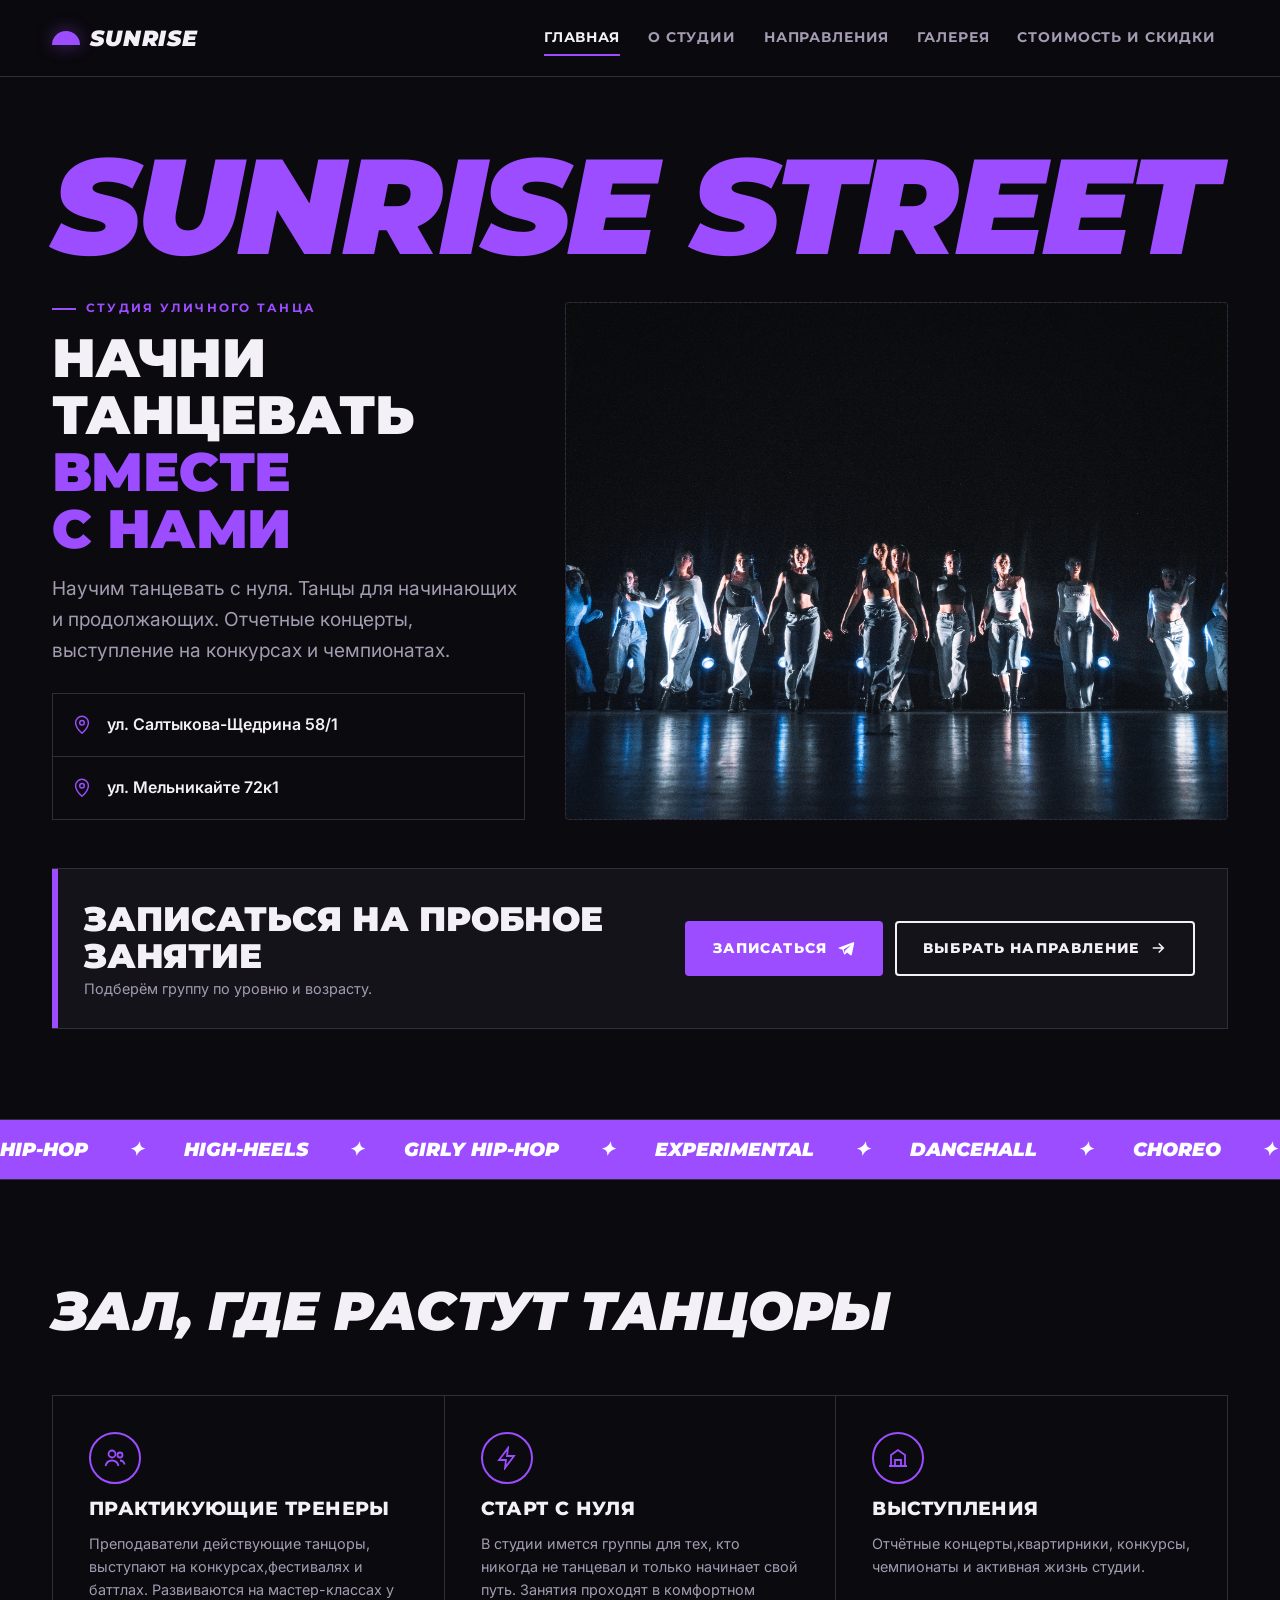
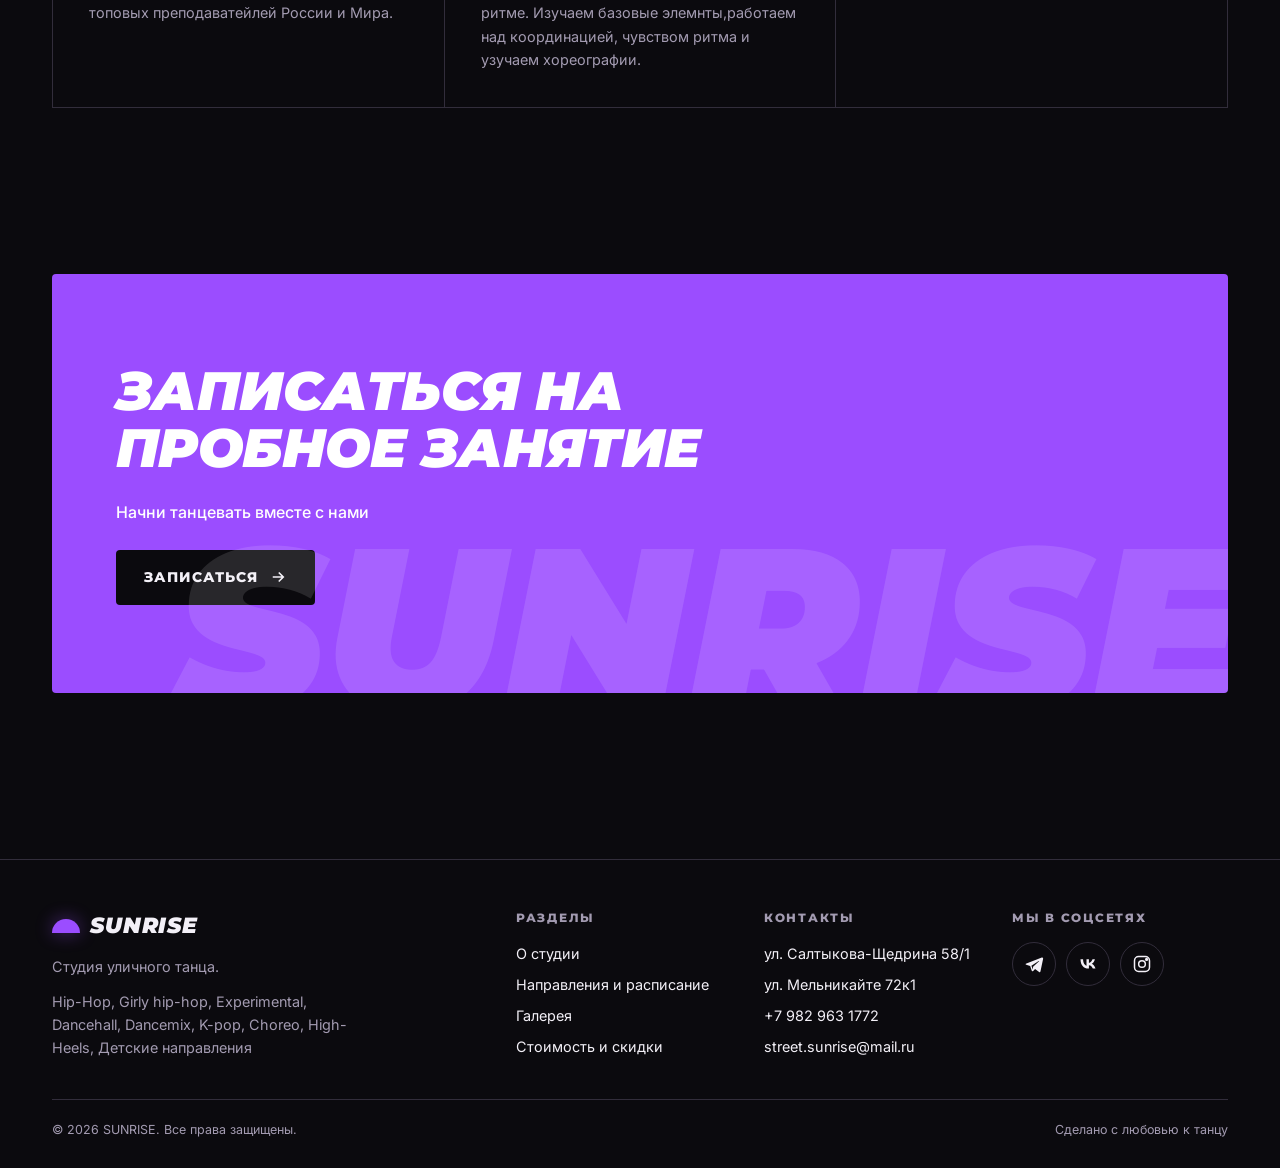
<file: index.html>
<!DOCTYPE html>
<html lang="ru">
<head>
  <meta charset="UTF-8">
  <meta name="viewport" content="width=device-width, initial-scale=1, viewport-fit=cover">
  <title>SUNRISE — студия уличного танца</title>
  <!-- ЗАМЕНИТЬ: описание страницы для поисковиков -->
  <meta name="description" content="SUNRISE — студия уличного танца: Hip-Hop, Breaking, Popping, Locking, Dancehall, Contemporary. Запишитесь на пробное занятие.">
  <meta name="theme-color" content="#0b0a0e">
  <!-- Шрифты Google Fonts: Montserrat (заголовки) + Inter (текст) -->
  <link rel="preconnect" href="https://fonts.googleapis.com">
  <link rel="preconnect" href="https://fonts.gstatic.com" crossorigin>
  <link rel="stylesheet" href="https://fonts.googleapis.com/css2?family=Inter:wght@400;500;600;700&family=Montserrat:ital,wght@0,700;0,800;0,900;1,800;1,900&display=swap">
  <link rel="stylesheet" href="styles.css">
</head>
<body>
  <!-- ===== ШАПКА (одинаковая на всех страницах) ===== -->
  <header class="site-header">
    <div class="container">
      <a class="logo" href="index.html" aria-label="SUNRISE — на главную">
        <span class="logo__sun" aria-hidden="true"></span>SUNRISE
      </a>
      <button class="burger" type="button" aria-label="Открыть меню" aria-expanded="false" aria-controls="main-nav"><span></span></button>
      <nav class="nav" id="main-nav" aria-label="Основная навигация">
        <ul class="nav__list">
          <li><a class="nav__link" href="index.html" aria-current="page">Главная</a></li>
          <li><a class="nav__link" href="about.html">О студии</a></li>
          <li><a class="nav__link" href="directions.html">Направления</a></li>
          <li><a class="nav__link" href="gallery.html">Галерея</a></li>
          <li><a class="nav__link" href="prices.html">Стоимость и скидки</a></li>
        </ul>
      </nav>
    </div>
  </header>

  <main>
    <!-- ===== HERO: логотип, заголовок, фото ===== -->
    <section class="hero">
      <div class="container">
        <!-- Крупный логотип. ЗАМЕНИТЬ при желании на <img src="images/logo.svg" alt="SUNRISE"> -->
        <span class="hero__logo" aria-hidden="true">Sunrise Street</span>

        <div class="hero__grid">
          <div class="hero__intro">
            <div>
              <p class="eyebrow">Студия уличного танца</p>
              <h1 class="hero__title">Начни танцевать <span class="text-sunrise">вместе с&nbsp;нами</span></h1>
              <!-- ЗАМЕНИТЬ: короткий подзаголовок -->
              <p class="hero__text">Научим танцевать с нуля. Танцы для начинающих и продолжающих. Отчетные концерты, выступление на конкурсах и чемпионатах.</p>
            </div>

            <!-- Адреса студий. ЗАМЕНИТЬ при необходимости.
                 Ещё один адрес — скопируйте блок <li>...</li> целиком. -->
            <ul class="hero__addresses" aria-label="Адреса студий">
              <li class="address">
                <svg viewBox="0 0 24 24" fill="none" stroke="currentColor" stroke-width="1.6" aria-hidden="true"><path d="M12 21s-7-6.2-7-11.5A7 7 0 0 1 19 9.5C19 14.8 12 21 12 21z"/><circle cx="12" cy="9.5" r="2.5"/></svg>
                <b class="address__street">ул. Салтыкова-Щедрина 58/1</b>
              </li>
              <li class="address">
                <svg viewBox="0 0 24 24" fill="none" stroke="currentColor" stroke-width="1.6" aria-hidden="true"><path d="M12 21s-7-6.2-7-11.5A7 7 0 0 1 19 9.5C19 14.8 12 21 12 21z"/><circle cx="12" cy="9.5" r="2.5"/></svg>
                <b class="address__street">ул. Мельникайте 72к1</b>
              </li>
            </ul>
          </div>

          <div class="hero__media">
            <!-- ЗАМЕНИТЬ: главное фото студии.
                 Вставьте внутрь блока .ph строку:
                 <img src="images/hero.jpg" alt="Танцоры SUNRISE на сцене">
                 (подпись и иконка останутся под фото, их можно удалить) -->
            <div class="ph">
              <svg viewBox="0 0 24 24" fill="none" stroke="currentColor" stroke-width="1.6" aria-hidden="true"><rect x="3" y="5" width="18" height="14" rx="1"/><circle cx="9" cy="10" r="2"/><path d="m21 16-5-5-8 8"/></svg>
             <!-- <strong>Главное фото</strong> --> 
             <!-- <span>images/hero.jpg · горизонтальное, от 1600 px по ширине</span> --> 
            <img src="img/Главное фото.jpg" alt="Танцоры SUNRISE на сцене">
              
            </div>
          </div>
        </div>

        <!-- Плашка записи на пробное занятие -->
        <div class="trial">
          <p class="trial__label">
            Записаться на пробное занятие
            <small>Подберём группу по уровню и возрасту.</small>
          </p>
          <div class="btn-row">
            <!-- ЗАМЕНИТЬ: ссылка на ваш Telegram-канал / бота / форму -->
            <a class="btn btn--primary" href="https://t.me/ВАШ_КАНАЛ" target="_blank" rel="noopener">
              Записаться <svg viewBox="0 0 24 24" fill="currentColor" aria-hidden="true"><path d="M21.4 4.2 2.9 11.3c-1.3.5-1.2 1.2-.2 1.5l4.7 1.5 1.8 5.6c.2.6.4.8.9.8.4 0 .6-.2.9-.4l2.3-2.2 4.8 3.5c.9.5 1.5.2 1.7-.8l3.1-14.8c.3-1.3-.5-1.9-1.5-1.8zM8.9 14l8.7-5.5c.4-.3.8-.1.5.2l-7.2 6.5-.3 3.3z"/></svg>
            </a>
            <a class="btn btn--outline" href="directions.html">
              Выбрать направление <svg viewBox="0 0 24 24" fill="none" stroke="currentColor" stroke-width="2.2" aria-hidden="true"><path d="M5 12h14M13 6l6 6-6 6"/></svg>
            </a>
          </div>
        </div>
      </div>
    </section>

    <!-- ===== Бегущая строка с направлениями ===== -->
    <div class="ticker" aria-hidden="true">
      <div class="ticker__track">
        <span>Hip-Hop</span><span>HIGH-HEELS</span><span>GIRLY HIP-HOP</span><span>EXPERIMENTAL</span><span>Dancehall</span><span>CHOREO</span><span>DANCEMIX</span><span>K-POP COVER DANCE</span><span>ДЕТСКИЕ НАПРАВЛЕНИЯ</span>
               <span>Hip-Hop</span><span>HIGH-HEELS</span><span>GIRLY HIP-HOP</span><span>EXPERIMENTAL</span><span>Dancehall</span><span>CHOREO</span><span>DANCEMIX</span><span>K-POP COVER DANCE</span><span>ДЕТСКИЕ НАПРАВЛЕНИЯ</span>

      </div>
    </div>

    <!-- ===== Преимущества студии ===== -->
    <section class="section">
      <div class="container">
        <div class="section-head reveal">
          
          <h2 class="h2">Зал, где растут танцоры</h2>
        </div>

        <!-- ЗАМЕНИТЬ: тексты преимуществ -->
        <div class="features reveal">
          <article class="feature">
            <div class="feature__icon"><svg viewBox="0 0 24 24" fill="none" stroke="currentColor" stroke-width="1.8" aria-hidden="true"><circle cx="9" cy="8" r="3.5"/><path d="M2.5 20c.8-3.6 3.3-5.5 6.5-5.5s5.7 1.9 6.5 5.5"/><circle cx="17" cy="9" r="2.5"/><path d="M17 14.5c2.4 0 4 1.5 4.6 4"/></svg></div>
            <h3 class="h3">Практикующие тренеры</h3>
            <p>Преподаватели действующие танцоры, выступают на конкурсах,фестивалях и баттлах. Развиваются на мастер-классах у топовых преподаватейлей России и Мира.</p>
          </article>
          <article class="feature">
            <div class="feature__icon"><svg viewBox="0 0 24 24" fill="none" stroke="currentColor" stroke-width="1.8" aria-hidden="true"><path d="M13 2 4 14h7l-1 8 9-12h-7z"/></svg></div>
            <h3 class="h3">Старт с нуля</h3>
            <p>В студии имется группы для тех, кто никогда не танцевал и  только начинает свой путь. Занятия проходят в комфортном ритме. Изучаем базовые элемнты,работаем над координацией, чувством ритма и узучаем хореографии. </p>
          </article>
          <article class="feature">
            <div class="feature__icon"><svg viewBox="0 0 24 24" fill="none" stroke="currentColor" stroke-width="1.8" aria-hidden="true"><path d="M3 20h18M5 20V9l7-5 7 5v11"/><path d="M9 20v-6h6v6"/></svg></div>
            <h3 class="h3">Выступления</h3>
            <p>Отчётные концерты,квартирники, конкурсы, чемпионаты и активная жизнь студии.</p>
          </article>
         
        </div>
      </div>
    </section>

    <!-- ===== Финальный призыв ===== -->
    <section class="section--tight">
      <div class="container">
        <div class="cta reveal">
          <h2 class="cta__title">Записаться на пробное занятие</h2>
          <p>Начни танцевать вместе с нами</p>
          <!-- ЗАМЕНИТЬ: ссылка на Telegram -->
          <a class="btn btn--dark" href="https://t.me/ВАШ_КАНАЛ" target="_blank" rel="noopener">Записаться <svg viewBox="0 0 24 24" fill="none" stroke="currentColor" stroke-width="2.2" aria-hidden="true"><path d="M5 12h14M13 6l6 6-6 6"/></svg></a>
        </div>
      </div>
    </section>
  </main>

  <!-- ===== ПОДВАЛ (одинаковый на всех страницах) ===== -->
  <footer class="site-footer">
    <div class="container">
      <div class="footer__grid">
        <div class="footer__about">
          <a class="logo" href="index.html"><span class="logo__sun" aria-hidden="true"></span>SUNRISE</a>
          <!-- ЗАМЕНИТЬ: короткое описание студии -->
          <p>Студия уличного танца.</p>
          <p>Hip-Hop, Girly hip-hop, Experimental, Dancehall, Dancemix, K-pop, Choreo, High-Heels, Детские направления</p>
        </div>
        <div>
          <p class="footer__title">Разделы</p>
          <ul class="footer__list">
            <li><a href="about.html">О студии</a></li>
            <li><a href="directions.html">Направления и расписание</a></li>
            <li><a href="gallery.html">Галерея</a></li>
            <li><a href="prices.html">Стоимость и скидки</a></li>
          </ul>
        </div>
        <div>
          <p class="footer__title">Контакты</p>
          <ul class="footer__list">
            <!-- Адреса студий. ЗАМЕНИТЬ: телефон и почта -->
            <li>ул. Салтыкова-Щедрина 58/1</li>
            <li>ул. Мельникайте 72к1</li>
            <li><a href="tel:+79829631772">+7 982 963 1772</a></li>
            <li><a href="mailto:street.sunrise@mail.ru">street.sunrise@mail.ru</a></li>
          </ul>
        </div>
        <div>
          <p class="footer__title">Мы в соцсетях</p>
          <!-- ЗАМЕНИТЬ: ссылки на ваши соцсети -->
          <div class="socials">
            <a class="social" href="https://t.me/SUNRISE_LIVE" target="_blank" rel="noopener" aria-label="Telegram"><svg viewBox="0 0 24 24" fill="currentColor" aria-hidden="true"><path d="M21.4 4.2 2.9 11.3c-1.3.5-1.2 1.2-.2 1.5l4.7 1.5 1.8 5.6c.2.6.4.8.9.8.4 0 .6-.2.9-.4l2.3-2.2 4.8 3.5c.9.5 1.5.2 1.7-.8l3.1-14.8c.3-1.3-.5-1.9-1.5-1.8zM8.9 14l8.7-5.5c.4-.3.8-.1.5.2l-7.2 6.5-.3 3.3z"/></svg></a>
            <a class="social" href="https://vk.com/sunrise_ra" target="_blank" rel="noopener" aria-label="ВКонтакте"><svg viewBox="0 0 24 24" fill="currentColor" aria-hidden="true"><path d="M12.8 17.5C6.6 17.5 3.1 13.3 3 6.3h3.1c.1 5.1 2.3 7.3 4.1 7.7V6.3h2.9v4.4c1.8-.2 3.6-2.2 4.3-4.4h2.9c-.5 2.7-2.5 4.7-3.9 5.5 1.4.7 3.7 2.4 4.6 5.7h-3.2c-.7-2.2-2.4-3.9-4.7-4.1v4.1z"/></svg></a>
            <a class="social" href="https://instagram.com/sunrise_tyumen" target="_blank" rel="noopener" aria-label="Instagram"><svg viewBox="0 0 24 24" fill="none" stroke="currentColor" stroke-width="1.8" aria-hidden="true"><rect x="3" y="3" width="18" height="18" rx="5"/><circle cx="12" cy="12" r="4"/><circle cx="17.5" cy="6.5" r="1" fill="currentColor"/></svg></a>
            
          </div>
        </div>
      </div>
      <div class="footer__bottom">
        <span>© <span data-year>2026</span> SUNRISE. Все права защищены.</span>
        <span>Сделано с любовью к танцу</span>
      </div>
    </div>
  </footer>

  <script src="script.js"></script>
</body>
</html>
</file>
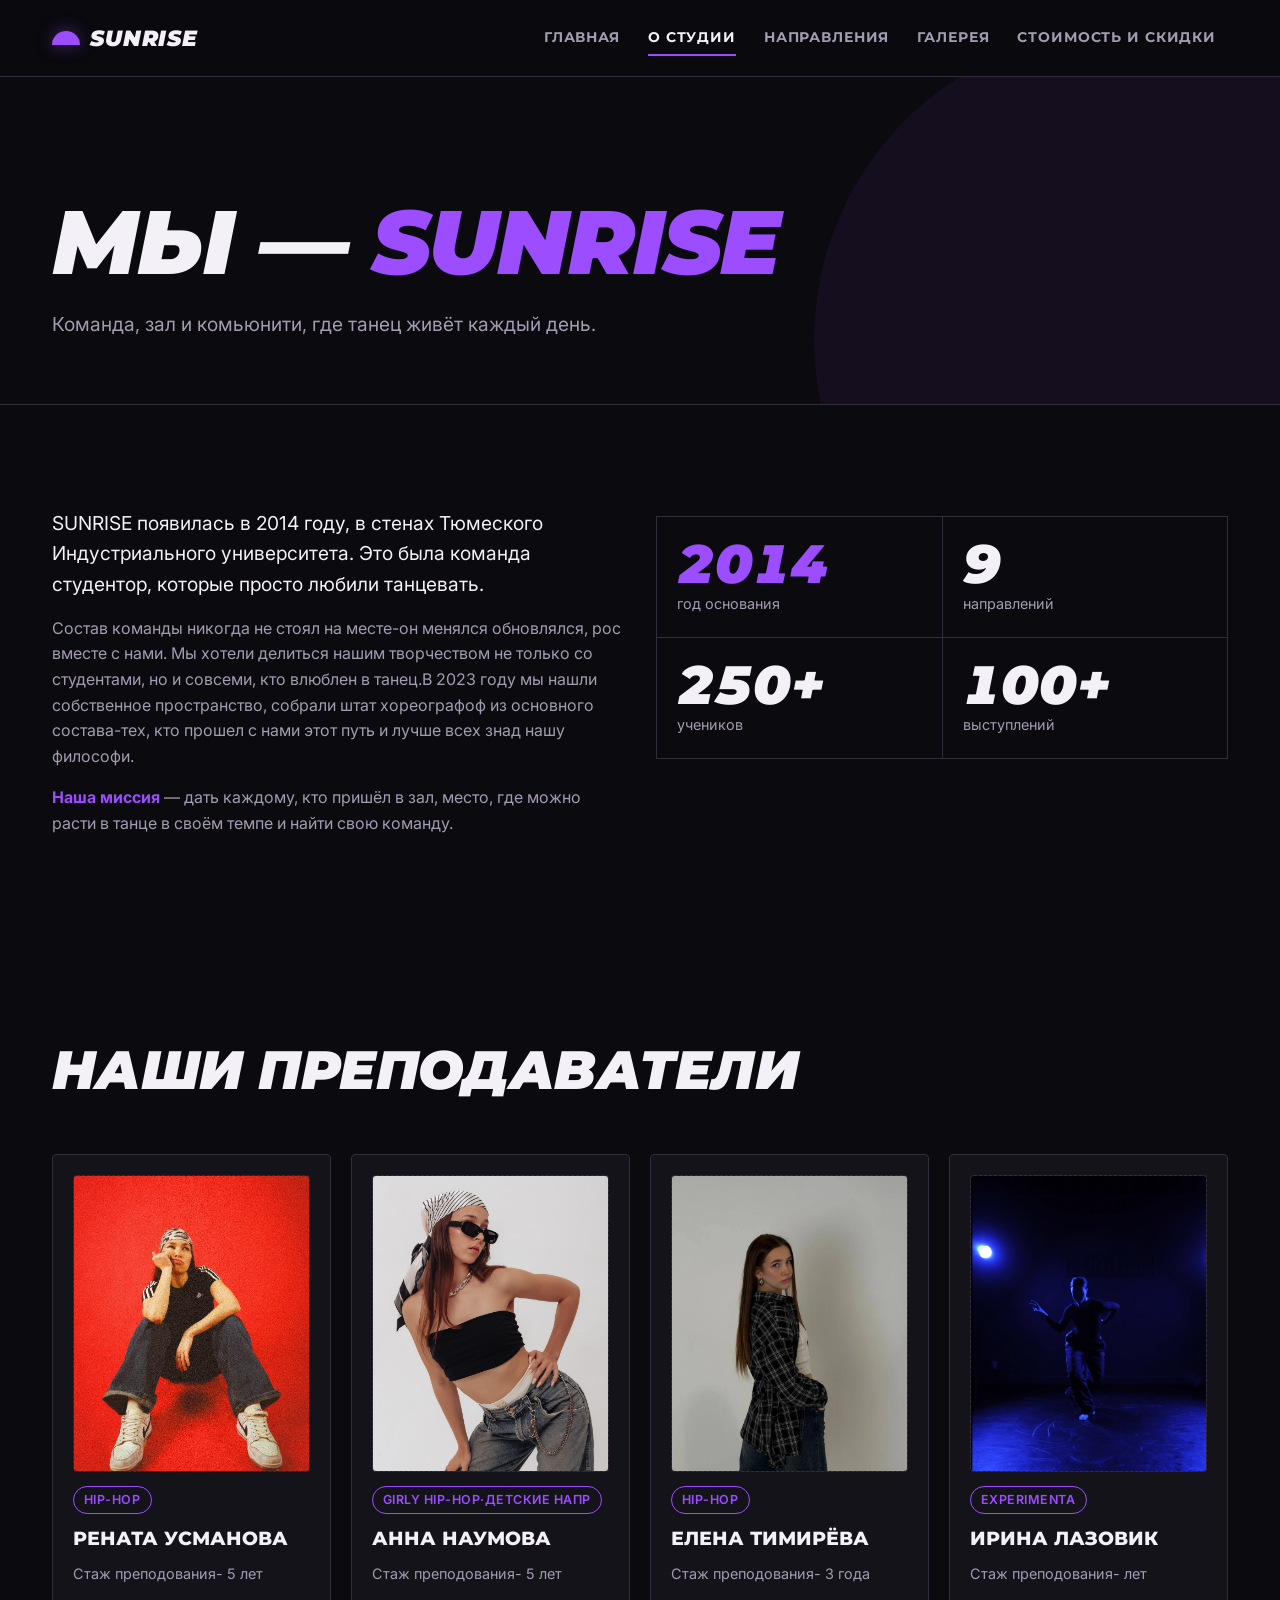
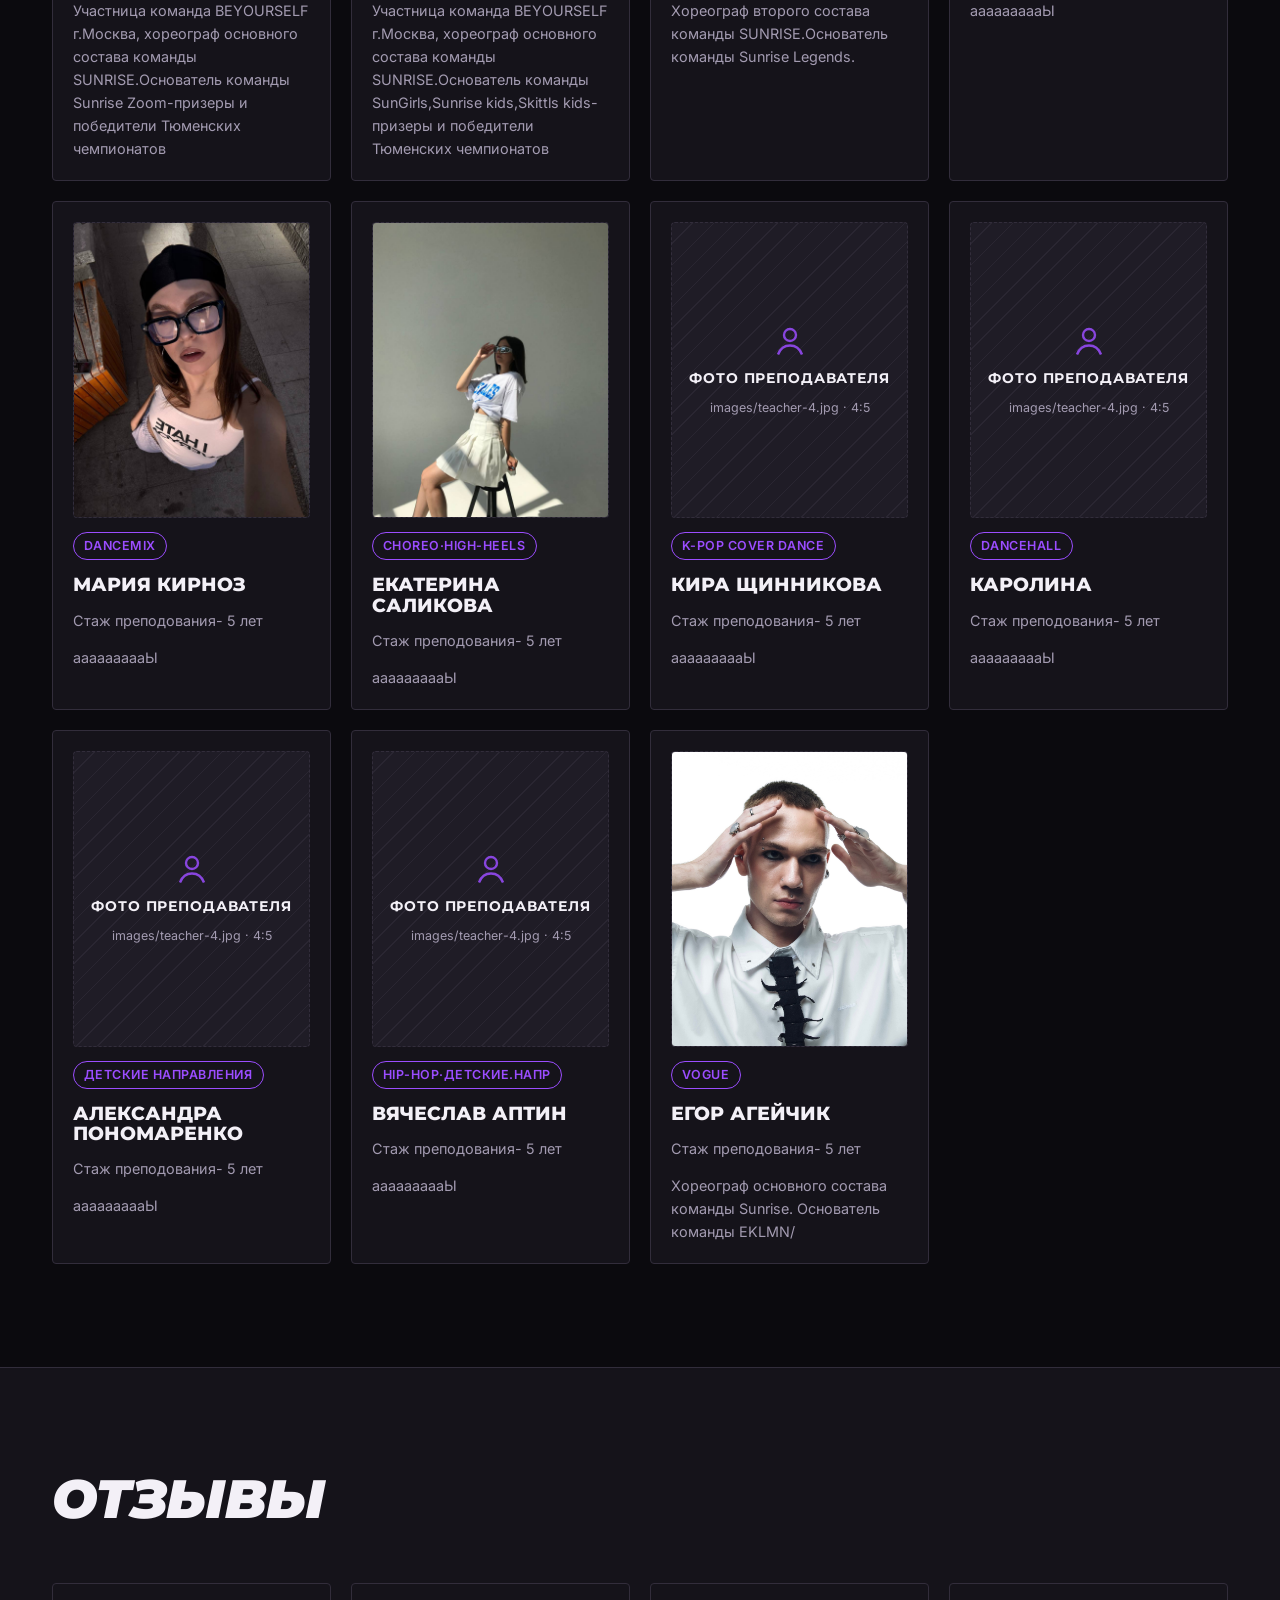
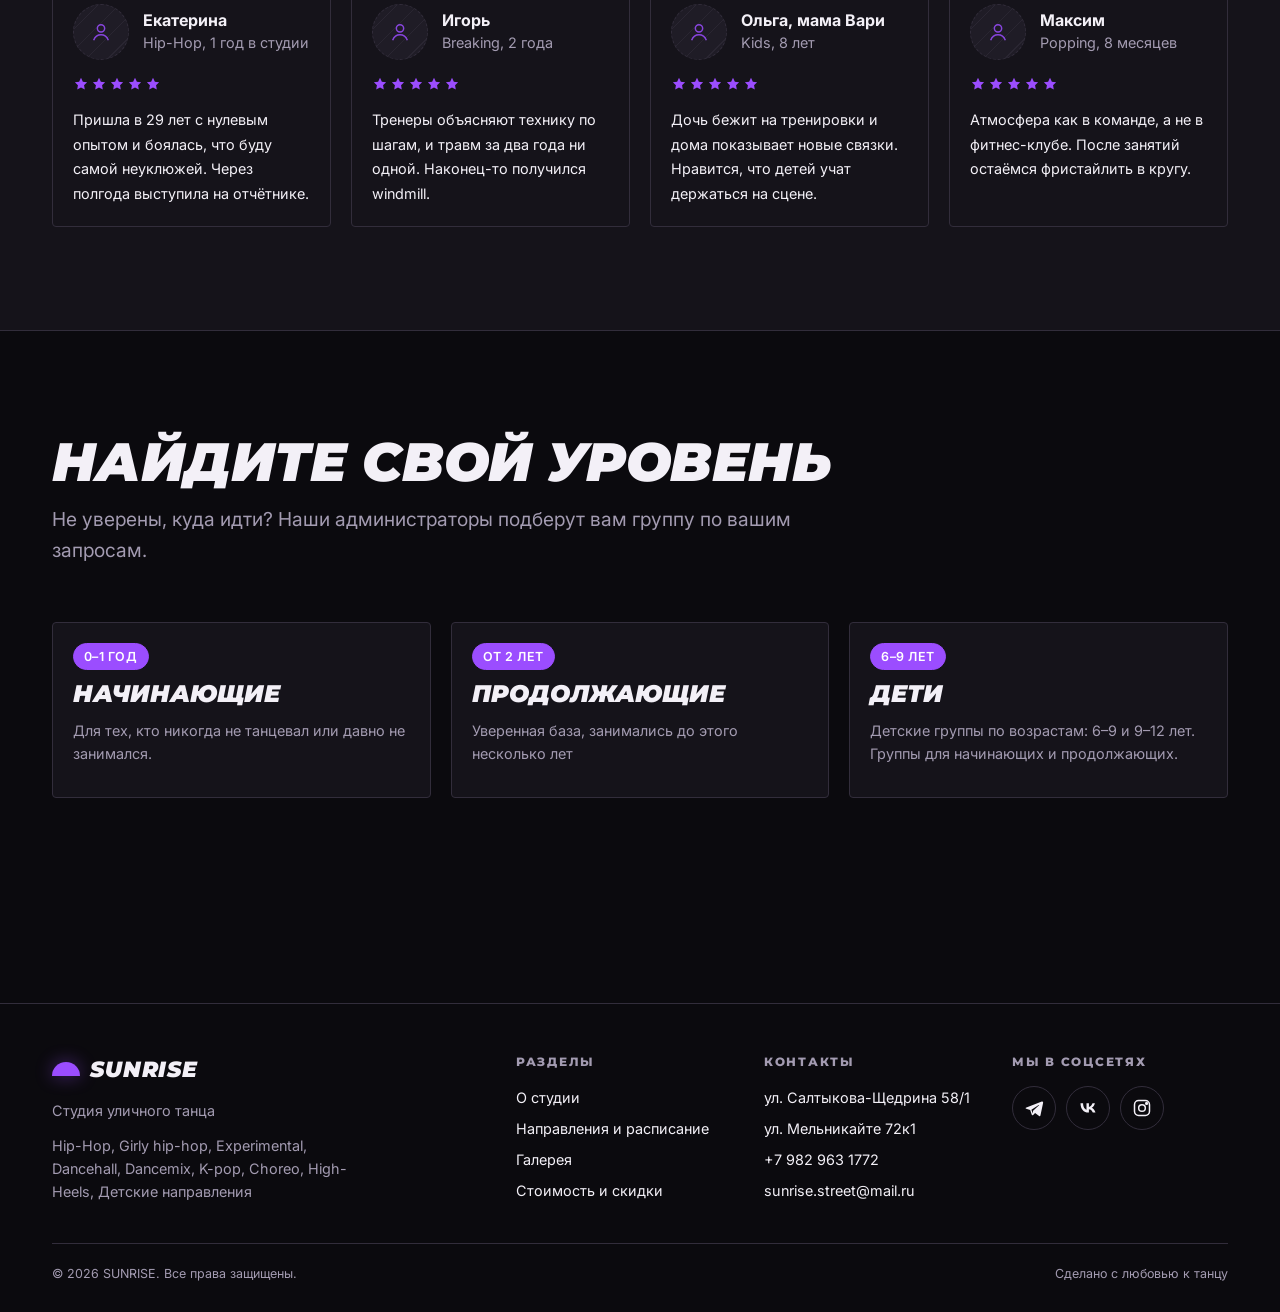
<file: about.html>
<!DOCTYPE html>
<html lang="ru">
<head>
  <meta charset="UTF-8">
  <meta name="viewport" content="width=device-width, initial-scale=1, viewport-fit=cover">
  <title>О студии — SUNRISE</title>
  <!-- ЗАМЕНИТЬ: описание страницы для поисковиков -->
  <meta name="description" content="История студии уличного танца SUNRISE, преподаватели, отзывы учеников и группы по уровням.">
  <meta name="theme-color" content="#0b0a0e">
  <!-- Шрифты Google Fonts: Montserrat (заголовки) + Inter (текст) -->
  <link rel="preconnect" href="https://fonts.googleapis.com">
  <link rel="preconnect" href="https://fonts.gstatic.com" crossorigin>
  <link rel="stylesheet" href="https://fonts.googleapis.com/css2?family=Inter:wght@400;500;600;700&family=Montserrat:ital,wght@0,700;0,800;0,900;1,800;1,900&display=swap">
  <link rel="stylesheet" href="styles.css">
</head>
<body>
  <!-- ===== ШАПКА (одинаковая на всех страницах) ===== -->
  <header class="site-header">
    <div class="container">
      <a class="logo" href="index.html" aria-label="SUNRISE — на главную">
        <span class="logo__sun" aria-hidden="true"></span>SUNRISE
      </a>
      <button class="burger" type="button" aria-label="Открыть меню" aria-expanded="false" aria-controls="main-nav"><span></span></button>
      <nav class="nav" id="main-nav" aria-label="Основная навигация">
        <ul class="nav__list">
          <li><a class="nav__link" href="index.html">Главная</a></li>
          <li><a class="nav__link" href="about.html" aria-current="page">О студии</a></li>
          <li><a class="nav__link" href="directions.html">Направления</a></li>
          <li><a class="nav__link" href="gallery.html">Галерея</a></li>
          <li><a class="nav__link" href="prices.html">Стоимость и скидки</a></li>
        </ul>
      </nav>
    </div>
  </header>

  <main>
    <!-- ===== Заголовок страницы ===== -->
    <section class="page-hero">
      <div class="container">
        
        <h1 class="page-hero__title">Мы — <span class="text-sunrise">SUNRISE</span></h1>
        <p class="lead">Команда, зал и комьюнити, где танец живёт каждый день.</p>
      </div>
    </section>

    <!-- ===== История и миссия ===== -->
    <section class="section">
      <div class="container story">
        <div class="story__text reveal">
          <!-- ЗАМЕНИТЬ: история студии -->
          <p>SUNRISE появилась в 2014 году, в стенах Тюмеского Индустриального университета. Это была команда студентор, которые просто любили танцевать.</p>
          <p>Состав команды никогда не стоял на месте-он менялся обновлялся, рос вместе с нами. Мы хотели делиться нашим творчеством не только со студентами, но и совсеми, кто влюблен в танец.В 2023 году мы нашли собственное пространство, собрали штат хореографоф из основного состава-тех, кто прошел с нами этот путь и лучше всех знад нашу философи.</p>
          <!-- ЗАМЕНИТЬ: миссия -->
          <p><strong class="text-sunrise">Наша миссия</strong> — дать каждому, кто пришёл в зал, место, где можно расти в танце в своём темпе и найти свою команду.</p>
        </div>

        <div class="reveal">
          <!-- ЗАМЕНИТЬ: цифры студии -->
          <div class="facts">
            <div class="fact"><b class="text-sunrise">2014</b><span>год основания</span></div>
            <div class="fact"><b>9</b><span>направлений</span></div>
            <div class="fact"><b>250+</b><span>учеников</span></div>
            <div class="fact"><b>100+</b><span>выступлений</span></div>
          </div>
        </div>
      </div>
    </section>

    

    <!-- ===== Преподаватели ===== -->
    <section class="section" id="teachers">
      <div class="container">
        <div class="section-head reveal">
          
          <h2 class="h2">Наши преподаватели</h2>
        </div>

        <!-- ЗАМЕНИТЬ: фото, имя, стиль и био каждого преподавателя.
             Фото: вставьте <img src="images/teacher-1.jpg" alt="Имя"> внутрь .ph -->
        <div class="cards">
          <article class="card teacher reveal">
            <div class="ph"><svg viewBox="0 0 24 24" fill="none" stroke="currentColor" stroke-width="1.6" aria-hidden="true"><circle cx="12" cy="8" r="4"/><path d="M4 21c1.5-4 4.5-6 8-6s6.5 2 8 6"/><img src="img/ренафотопреподы.jpg" alt="Имя"></svg><strong>Фото преподавателя</strong><span>images/teacher-1.jpg · 4:5</span></div>
            <span class="chip">Hip-Hop</span>
            <h3 class="teacher__name">Рената усманова</h3>
            <p>Стаж преподования- 5 лет</p>
            <p>Участница команда BEYOURSELF г.Москва, хореограф основного состава команды SUNRISE.Основатель команды Sunrise Zoom-призеры и победители Тюменских чемпионатов</p>

          </article>
          <article class="card teacher reveal">
            <div class="ph"><svg viewBox="0 0 24 24" fill="none" stroke="currentColor" stroke-width="1.6" aria-hidden="true"><circle cx="12" cy="8" r="4"/><path d="M4 21c1.5-4 4.5-6 8-6s6.5 2 8 6"/><img src="img/аняфотопреподы.JPG" alt="Имя"></svg><strong>Фото преподавателя</strong><span>images/teacher-2.jpg · 4:5</span></div>
            <span class="chip">GIRLY HIP-HOP·детские НАПР</span>
            <h3 class="teacher__name">Анна Наумова</h3>
            <p>Стаж преподования- 5 лет</p>
            <p>Участница команда BEYOURSELF г.Москва, хореограф основного состава команды SUNRISE.Основатель команды SunGirls,Sunrise kids,Skittls kids-призеры и победители Тюменских чемпионатов</p>
          </article>
          <article class="card teacher reveal">
            <div class="ph"><svg viewBox="0 0 24 24" fill="none" stroke="currentColor" stroke-width="1.6" aria-hidden="true"><circle cx="12" cy="8" r="4"/><path d="M4 21c1.5-4 4.5-6 8-6s6.5 2 8 6"/><img src="img/ленафотопреподы.jpg" alt="Имя"></svg><strong>Фото преподавателя</strong><span>images/teacher-3.jpg · 4:5</span></div>
            <span class="chip">HIP-HOP</span>
            <h3 class="teacher__name">ЕЛЕНА ТИМИРЁВА</h3>
            <p>Стаж преподования- 3 года</p>
            <p>Хореограф второго состава команды SUNRISE.Основатель команды Sunrise Legends.</p>

          </article>
          <article class="card teacher reveal">
            <div class="ph"><svg viewBox="0 0 24 24" fill="none" stroke="currentColor" stroke-width="1.6" aria-hidden="true"><circle cx="12" cy="8" r="4"/><path d="M4 21c1.5-4 4.5-6 8-6s6.5 2 8 6"/><img src="img/ира_фото.png" alt="Имя"></svg><strong>Фото преподавателя</strong><span>images/teacher-4.jpg · 4:5</span></div>
            <span class="chip">experimenta</span>
            <h3 class="teacher__name">Ирина Лазовик</h3>
            <p>Стаж преподования-  лет</p>

            <p>аааааааааЫ</p>
          </article>
          <article class="card teacher reveal">
            <div class="ph"><svg viewBox="0 0 24 24" fill="none" stroke="currentColor" stroke-width="1.6" aria-hidden="true"><circle cx="12" cy="8" r="4"/><path d="M4 21c1.5-4 4.5-6 8-6s6.5 2 8 6"/><img src="img/машафотопреподы.jpg" alt="Имя"></svg><strong>Фото преподавателя</strong><span>images/teacher-4.jpg · 4:5</span></div>
            <span class="chip">dancemix</span>
            <h3 class="teacher__name">Мария Кирноз</h3>
            <p>Стаж преподования- 5 лет</p>

            <p>аааааааааЫ</p>
          </article>
          <article class="card teacher reveal">
            <div class="ph"><svg viewBox="0 0 24 24" fill="none" stroke="currentColor" stroke-width="1.6" aria-hidden="true"><circle cx="12" cy="8" r="4"/><path d="M4 21c1.5-4 4.5-6 8-6s6.5 2 8 6"/><img src="img/саликфотопреподы.jpg" alt="Имя"></svg><strong>Фото преподавателя</strong><span>images/teacher-4.jpg · 4:5</span></div>
            <span class="chip">choreo·high-heels</span>
            <h3 class="teacher__name">Екатерина Саликова</h3>
            <p>Стаж преподования- 5 лет</p>

            <p>аааааааааЫ</p>
          </article>
          <article class="card teacher reveal">
            <div class="ph"><svg viewBox="0 0 24 24" fill="none" stroke="currentColor" stroke-width="1.6" aria-hidden="true"><circle cx="12" cy="8" r="4"/><path d="M4 21c1.5-4 4.5-6 8-6s6.5 2 8 6"/></svg><strong>Фото преподавателя</strong><span>images/teacher-4.jpg · 4:5</span></div>
            <span class="chip">k-pop cover DANCE</span>
            <h3 class="teacher__name">Кира Щинникова</h3>
            <p>Стаж преподования- 5 лет</p>

            <p>аааааааааЫ</p>
            
          </article>
          <article class="card teacher reveal">
            <div class="ph"><svg viewBox="0 0 24 24" fill="none" stroke="currentColor" stroke-width="1.6" aria-hidden="true"><circle cx="12" cy="8" r="4"/><path d="M4 21c1.5-4 4.5-6 8-6s6.5 2 8 6"/></svg><strong>Фото преподавателя</strong><span>images/teacher-4.jpg · 4:5</span></div>
            <span class="chip">dancehall</span>
            <h3 class="teacher__name">Каролина</h3>
            <p>Стаж преподования- 5 лет</p>

            <p>аааааааааЫ</p>
            
          </article>
          <article class="card teacher reveal">
            <div class="ph"><svg viewBox="0 0 24 24" fill="none" stroke="currentColor" stroke-width="1.6" aria-hidden="true"><circle cx="12" cy="8" r="4"/><path d="M4 21c1.5-4 4.5-6 8-6s6.5 2 8 6"/></svg><strong>Фото преподавателя</strong><span>images/teacher-4.jpg · 4:5</span></div>
            <span class="chip">детские направления</span>
            <h3 class="teacher__name">Александра Пономаренко</h3>
            <p>Стаж преподования- 5 лет</p>

            <p>аааааааааЫ</p>
            
          </article>
          <article class="card teacher reveal">
            <div class="ph"><svg viewBox="0 0 24 24" fill="none" stroke="currentColor" stroke-width="1.6" aria-hidden="true"><circle cx="12" cy="8" r="4"/><path d="M4 21c1.5-4 4.5-6 8-6s6.5 2 8 6"/></svg><strong>Фото преподавателя</strong><span>images/teacher-4.jpg · 4:5</span></div>
            <span class="chip">hip-hop·детские.напр</span>
            <h3 class="teacher__name">Вячеслав Аптин</h3>
            <p>Стаж преподования- 5 лет</p>

            <p>аааааааааЫ</p>
            
          </article>
          <article class="card teacher reveal">
            <div class="ph"><svg viewBox="0 0 24 24" fill="none" stroke="currentColor" stroke-width="1.6" aria-hidden="true"><circle cx="12" cy="8" r="4"/><path d="M4 21c1.5-4 4.5-6 8-6s6.5 2 8 6"/><img src="img/егорфотопреподы.JPG" alt="Имя"></svg><strong>Фото преподавателя</strong><span>images/teacher-4.jpg · 4:5</span></div>
            <span class="chip">vogue</span>
            <h3 class="teacher__name">Егор Агейчик</h3>
            <p>Стаж преподования- 5 лет</p>

            <p>Хореограф основного состава команды Sunrise. Основатель команды EKLMN/</p>
            
          </article>
          
        </div>
      </div>
    </section>

    <!-- ===== Отзывы ===== -->
    <section class="section section--alt">
      <div class="container">
        <div class="section-head reveal">
          
          <h2 class="h2">Отзывы</h2>
        </div>

        <!-- ЗАМЕНИТЬ: реальные отзывы. Фото ученика: <img src="images/review-1.jpg" alt="Имя"> внутрь .ph--round -->
        <div class="cards">
          <article class="card review reveal">
            <div class="review__head">
              <div class="ph ph--round"><svg viewBox="0 0 24 24" fill="none" stroke="currentColor" stroke-width="1.6" aria-hidden="true"><circle cx="12" cy="8" r="4"/><path d="M4 21c1.5-4 4.5-6 8-6s6.5 2 8 6"/></svg></div>
              <div><p class="review__name">Екатерина</p><p class="review__meta">Hip-Hop, 1 год в студии</p></div>
            </div>
            <div class="stars" aria-label="Оценка 5 из 5"><svg viewBox="0 0 24 24" fill="currentColor" aria-hidden="true"><path d="m12 2.8 2.8 5.8 6.4.9-4.6 4.5 1.1 6.4L12 17.4l-5.7 3 1.1-6.4-4.6-4.5 6.4-.9z"/></svg><svg viewBox="0 0 24 24" fill="currentColor" aria-hidden="true"><path d="m12 2.8 2.8 5.8 6.4.9-4.6 4.5 1.1 6.4L12 17.4l-5.7 3 1.1-6.4-4.6-4.5 6.4-.9z"/></svg><svg viewBox="0 0 24 24" fill="currentColor" aria-hidden="true"><path d="m12 2.8 2.8 5.8 6.4.9-4.6 4.5 1.1 6.4L12 17.4l-5.7 3 1.1-6.4-4.6-4.5 6.4-.9z"/></svg><svg viewBox="0 0 24 24" fill="currentColor" aria-hidden="true"><path d="m12 2.8 2.8 5.8 6.4.9-4.6 4.5 1.1 6.4L12 17.4l-5.7 3 1.1-6.4-4.6-4.5 6.4-.9z"/></svg><svg viewBox="0 0 24 24" fill="currentColor" aria-hidden="true"><path d="m12 2.8 2.8 5.8 6.4.9-4.6 4.5 1.1 6.4L12 17.4l-5.7 3 1.1-6.4-4.6-4.5 6.4-.9z"/></svg></div>
            <blockquote>Пришла в 29 лет с нулевым опытом и боялась, что буду самой неуклюжей. Через полгода выступила на отчётнике.</blockquote>
          </article>
          <article class="card review reveal">
            <div class="review__head">
              <div class="ph ph--round"><svg viewBox="0 0 24 24" fill="none" stroke="currentColor" stroke-width="1.6" aria-hidden="true"><circle cx="12" cy="8" r="4"/><path d="M4 21c1.5-4 4.5-6 8-6s6.5 2 8 6"/></svg></div>
              <div><p class="review__name">Игорь</p><p class="review__meta">Breaking, 2 года</p></div>
            </div>
            <div class="stars" aria-label="Оценка 5 из 5"><svg viewBox="0 0 24 24" fill="currentColor" aria-hidden="true"><path d="m12 2.8 2.8 5.8 6.4.9-4.6 4.5 1.1 6.4L12 17.4l-5.7 3 1.1-6.4-4.6-4.5 6.4-.9z"/></svg><svg viewBox="0 0 24 24" fill="currentColor" aria-hidden="true"><path d="m12 2.8 2.8 5.8 6.4.9-4.6 4.5 1.1 6.4L12 17.4l-5.7 3 1.1-6.4-4.6-4.5 6.4-.9z"/></svg><svg viewBox="0 0 24 24" fill="currentColor" aria-hidden="true"><path d="m12 2.8 2.8 5.8 6.4.9-4.6 4.5 1.1 6.4L12 17.4l-5.7 3 1.1-6.4-4.6-4.5 6.4-.9z"/></svg><svg viewBox="0 0 24 24" fill="currentColor" aria-hidden="true"><path d="m12 2.8 2.8 5.8 6.4.9-4.6 4.5 1.1 6.4L12 17.4l-5.7 3 1.1-6.4-4.6-4.5 6.4-.9z"/></svg><svg viewBox="0 0 24 24" fill="currentColor" aria-hidden="true"><path d="m12 2.8 2.8 5.8 6.4.9-4.6 4.5 1.1 6.4L12 17.4l-5.7 3 1.1-6.4-4.6-4.5 6.4-.9z"/></svg></div>
            <blockquote>Тренеры объясняют технику по шагам, и травм за два года ни одной. Наконец-то получился windmill.</blockquote>
          </article>
          <article class="card review reveal">
            <div class="review__head">
              <div class="ph ph--round"><svg viewBox="0 0 24 24" fill="none" stroke="currentColor" stroke-width="1.6" aria-hidden="true"><circle cx="12" cy="8" r="4"/><path d="M4 21c1.5-4 4.5-6 8-6s6.5 2 8 6"/></svg></div>
              <div><p class="review__name">Ольга, мама Вари</p><p class="review__meta">Kids, 8 лет</p></div>
            </div>
            <div class="stars" aria-label="Оценка 5 из 5"><svg viewBox="0 0 24 24" fill="currentColor" aria-hidden="true"><path d="m12 2.8 2.8 5.8 6.4.9-4.6 4.5 1.1 6.4L12 17.4l-5.7 3 1.1-6.4-4.6-4.5 6.4-.9z"/></svg><svg viewBox="0 0 24 24" fill="currentColor" aria-hidden="true"><path d="m12 2.8 2.8 5.8 6.4.9-4.6 4.5 1.1 6.4L12 17.4l-5.7 3 1.1-6.4-4.6-4.5 6.4-.9z"/></svg><svg viewBox="0 0 24 24" fill="currentColor" aria-hidden="true"><path d="m12 2.8 2.8 5.8 6.4.9-4.6 4.5 1.1 6.4L12 17.4l-5.7 3 1.1-6.4-4.6-4.5 6.4-.9z"/></svg><svg viewBox="0 0 24 24" fill="currentColor" aria-hidden="true"><path d="m12 2.8 2.8 5.8 6.4.9-4.6 4.5 1.1 6.4L12 17.4l-5.7 3 1.1-6.4-4.6-4.5 6.4-.9z"/></svg><svg viewBox="0 0 24 24" fill="currentColor" aria-hidden="true"><path d="m12 2.8 2.8 5.8 6.4.9-4.6 4.5 1.1 6.4L12 17.4l-5.7 3 1.1-6.4-4.6-4.5 6.4-.9z"/></svg></div>
            <blockquote>Дочь бежит на тренировки и дома показывает новые связки. Нравится, что детей учат держаться на сцене.</blockquote>
          </article>
          <article class="card review reveal">
            <div class="review__head">
              <div class="ph ph--round"><svg viewBox="0 0 24 24" fill="none" stroke="currentColor" stroke-width="1.6" aria-hidden="true"><circle cx="12" cy="8" r="4"/><path d="M4 21c1.5-4 4.5-6 8-6s6.5 2 8 6"/></svg></div>
              <div><p class="review__name">Максим</p><p class="review__meta">Popping, 8 месяцев</p></div>
            </div>
            <div class="stars" aria-label="Оценка 5 из 5"><svg viewBox="0 0 24 24" fill="currentColor" aria-hidden="true"><path d="m12 2.8 2.8 5.8 6.4.9-4.6 4.5 1.1 6.4L12 17.4l-5.7 3 1.1-6.4-4.6-4.5 6.4-.9z"/></svg><svg viewBox="0 0 24 24" fill="currentColor" aria-hidden="true"><path d="m12 2.8 2.8 5.8 6.4.9-4.6 4.5 1.1 6.4L12 17.4l-5.7 3 1.1-6.4-4.6-4.5 6.4-.9z"/></svg><svg viewBox="0 0 24 24" fill="currentColor" aria-hidden="true"><path d="m12 2.8 2.8 5.8 6.4.9-4.6 4.5 1.1 6.4L12 17.4l-5.7 3 1.1-6.4-4.6-4.5 6.4-.9z"/></svg><svg viewBox="0 0 24 24" fill="currentColor" aria-hidden="true"><path d="m12 2.8 2.8 5.8 6.4.9-4.6 4.5 1.1 6.4L12 17.4l-5.7 3 1.1-6.4-4.6-4.5 6.4-.9z"/></svg><svg viewBox="0 0 24 24" fill="currentColor" aria-hidden="true"><path d="m12 2.8 2.8 5.8 6.4.9-4.6 4.5 1.1 6.4L12 17.4l-5.7 3 1.1-6.4-4.6-4.5 6.4-.9z"/></svg></div>
            <blockquote>Атмосфера как в команде, а не в фитнес-клубе. После занятий остаёмся фристайлить в кругу.</blockquote>
          </article>
        </div>
      </div>
    </section>

    <!-- ===== Группы ===== -->
    <section class="section" id="groups">
      <div class="container">
        <div class="section-head reveal">
          
          <h2 class="h2">Найдите свой уровень</h2>
          <p class="lead">Не уверены, куда идти? Наши администраторы подберут вам группу по вашим запросам.</p>
        </div>

        <!-- ЗАМЕНИТЬ: описание групп -->
        <div class="cards groups-grid">
          <article class="card group reveal">
            <span class="chip chip--solid">0–1 год</span>
            <h3 class="group__level">Начинающие</h3>
            <p>Для тех, кто никогда не танцевал или давно не занимался.</p>
            <ul>
              
            </ul>
          </article>
          <article class="card group reveal">
            <span class="chip chip--solid">от 2 лет</span>
            <h3 class="group__level">продолжающие</h3>
            <p>Уверенная база, занимались до этого несколько лет</p>
            <ul>
              
            </ul>
          </article>
          
          <article class="card group reveal">
            <span class="chip chip--solid">6–9 лет</span>
            <h3 class="group__level">ДЕТИ</h3>
            <p>Детские группы по возрастам: 6–9 и 9–12 лет. Группы для начинающих и продолжающих.</p>
            
          </article>
        </div>
      </div>
    </section>
  </main>

  <!-- ===== ПОДВАЛ (одинаковый на всех страницах) ===== -->
  <footer class="site-footer">
    <div class="container">
      <div class="footer__grid">
        <div class="footer__about">
          <a class="logo" href="index.html"><span class="logo__sun" aria-hidden="true"></span>SUNRISE</a>
          <!-- ЗАМЕНИТЬ: короткое описание студии -->
          <p>Студия уличного танца</p>
          <p>Hip-Hop, Girly hip-hop, Experimental, Dancehall, Dancemix, K-pop, Choreo, High-Heels, Детские направления</p>

        </div>
        <div>
          <p class="footer__title">Разделы</p>
          <ul class="footer__list">
            <li><a href="about.html">О студии</a></li>
            <li><a href="directions.html">Направления и расписание</a></li>
            <li><a href="gallery.html">Галерея</a></li>
            <li><a href="prices.html">Стоимость и скидки</a></li>
          </ul>
        </div>
        <div>
          <p class="footer__title">Контакты</p>
          <ul class="footer__list">
            <!-- Адреса студий. ЗАМЕНИТЬ: телефон и почта -->
            <li>ул. Салтыкова-Щедрина 58/1</li>
            <li>ул. Мельникайте 72к1</li>
            <li><a href="tel:+79829631772">+7 982 963 1772</a></li>
            <li><a href="mailto:sunrise.street@mail.ru">sunrise.street@mail.ru</a></li>
          </ul>
        </div>
        <div>
          <p class="footer__title">Мы в соцсетях</p>
          <!-- ЗАМЕНИТЬ: ссылки на ваши соцсети -->
          <div class="socials">
            <a class="social" href="https://t.me/SUNRISE_LIVE" target="_blank" rel="noopener" aria-label="Telegram"><svg viewBox="0 0 24 24" fill="currentColor" aria-hidden="true"><path d="M21.4 4.2 2.9 11.3c-1.3.5-1.2 1.2-.2 1.5l4.7 1.5 1.8 5.6c.2.6.4.8.9.8.4 0 .6-.2.9-.4l2.3-2.2 4.8 3.5c.9.5 1.5.2 1.7-.8l3.1-14.8c.3-1.3-.5-1.9-1.5-1.8zM8.9 14l8.7-5.5c.4-.3.8-.1.5.2l-7.2 6.5-.3 3.3z"/></svg></a>
            <a class="social" href="https://vk.com/sunrise_ra" target="_blank" rel="noopener" aria-label="ВКонтакте"><svg viewBox="0 0 24 24" fill="currentColor" aria-hidden="true"><path d="M12.8 17.5C6.6 17.5 3.1 13.3 3 6.3h3.1c.1 5.1 2.3 7.3 4.1 7.7V6.3h2.9v4.4c1.8-.2 3.6-2.2 4.3-4.4h2.9c-.5 2.7-2.5 4.7-3.9 5.5 1.4.7 3.7 2.4 4.6 5.7h-3.2c-.7-2.2-2.4-3.9-4.7-4.1v4.1z"/></svg></a>
            <a class="social" href="https://instagram.com/sunrise_tyumen" target="_blank" rel="noopener" aria-label="Instagram"><svg viewBox="0 0 24 24" fill="none" stroke="currentColor" stroke-width="1.8" aria-hidden="true"><rect x="3" y="3" width="18" height="18" rx="5"/><circle cx="12" cy="12" r="4"/><circle cx="17.5" cy="6.5" r="1" fill="currentColor"/></svg></a>
            
          </div>
        </div>
      </div>
      <div class="footer__bottom">
        <span>© <span data-year>2026</span> SUNRISE. Все права защищены.</span>
        <span>Сделано с любовью к танцу</span>
      </div>
    </div>
  </footer>

  <script src="script.js"></script>
</body>
</html>
</file>
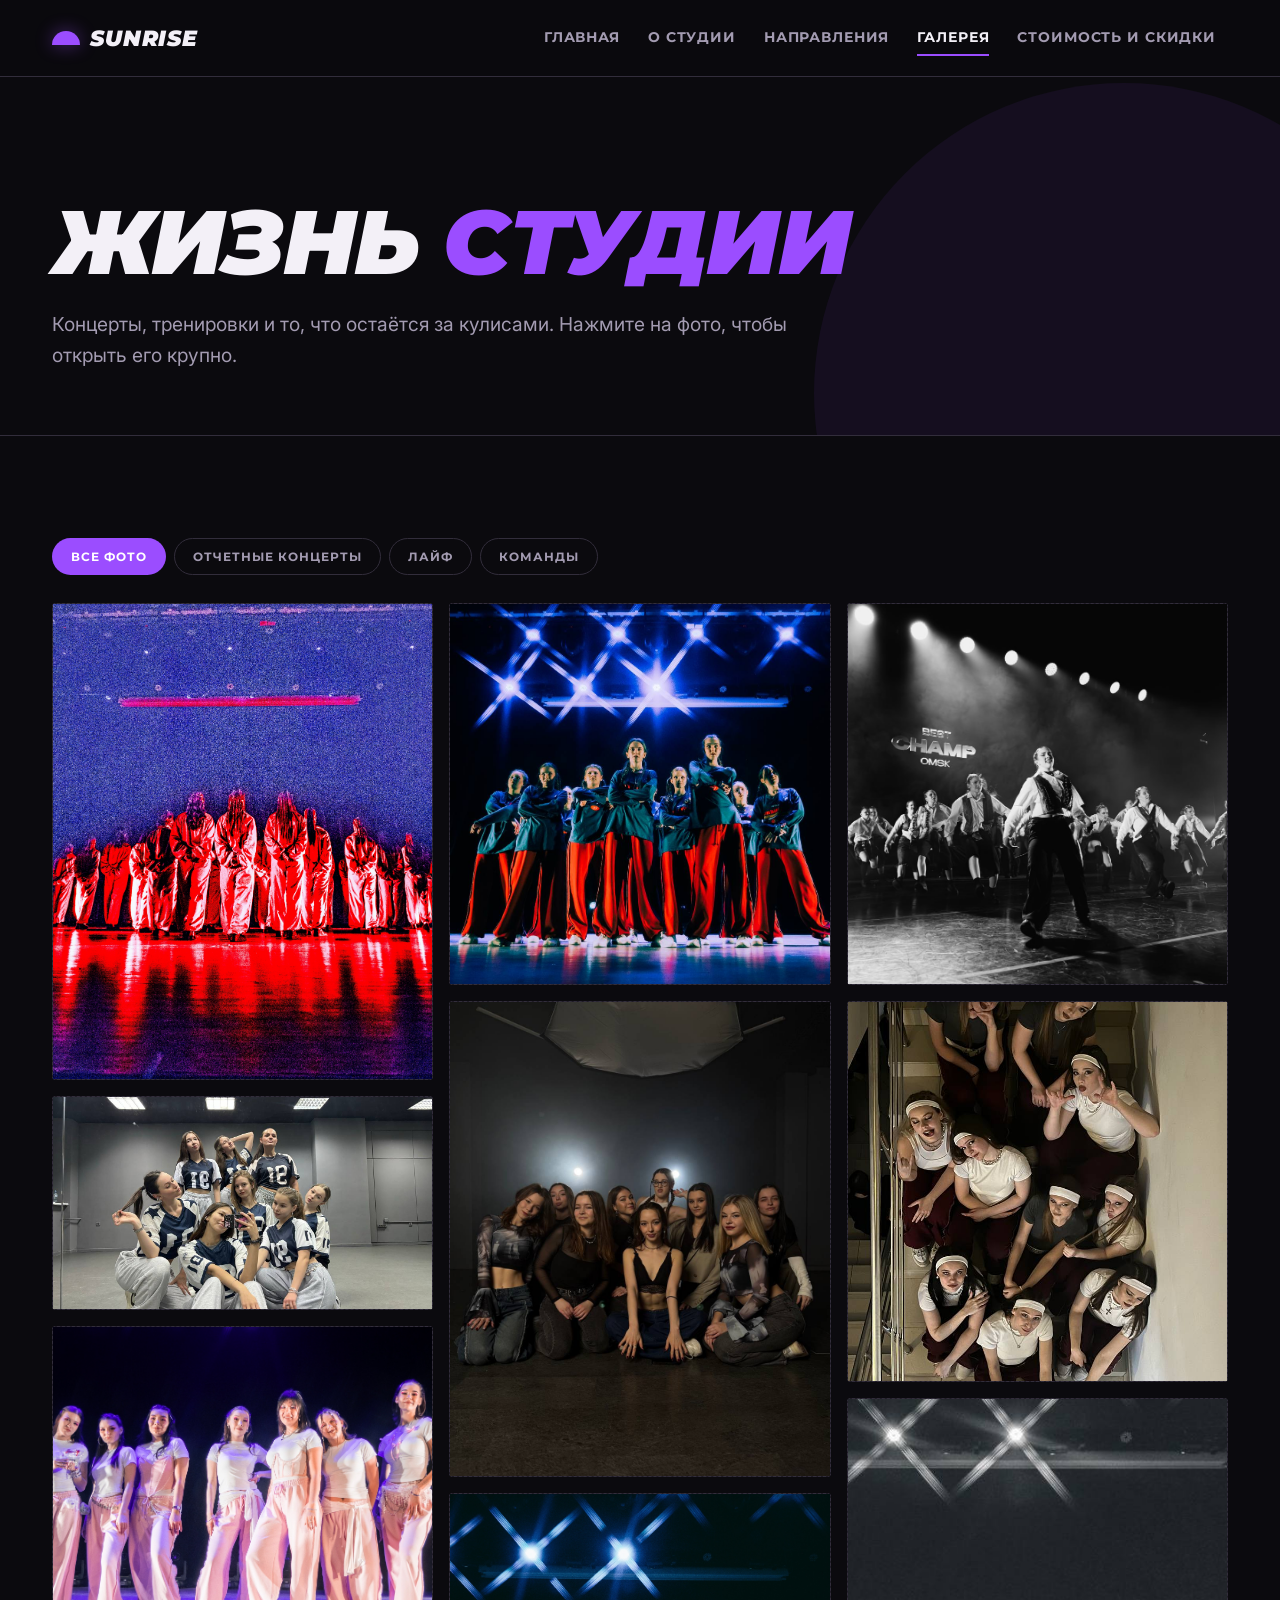
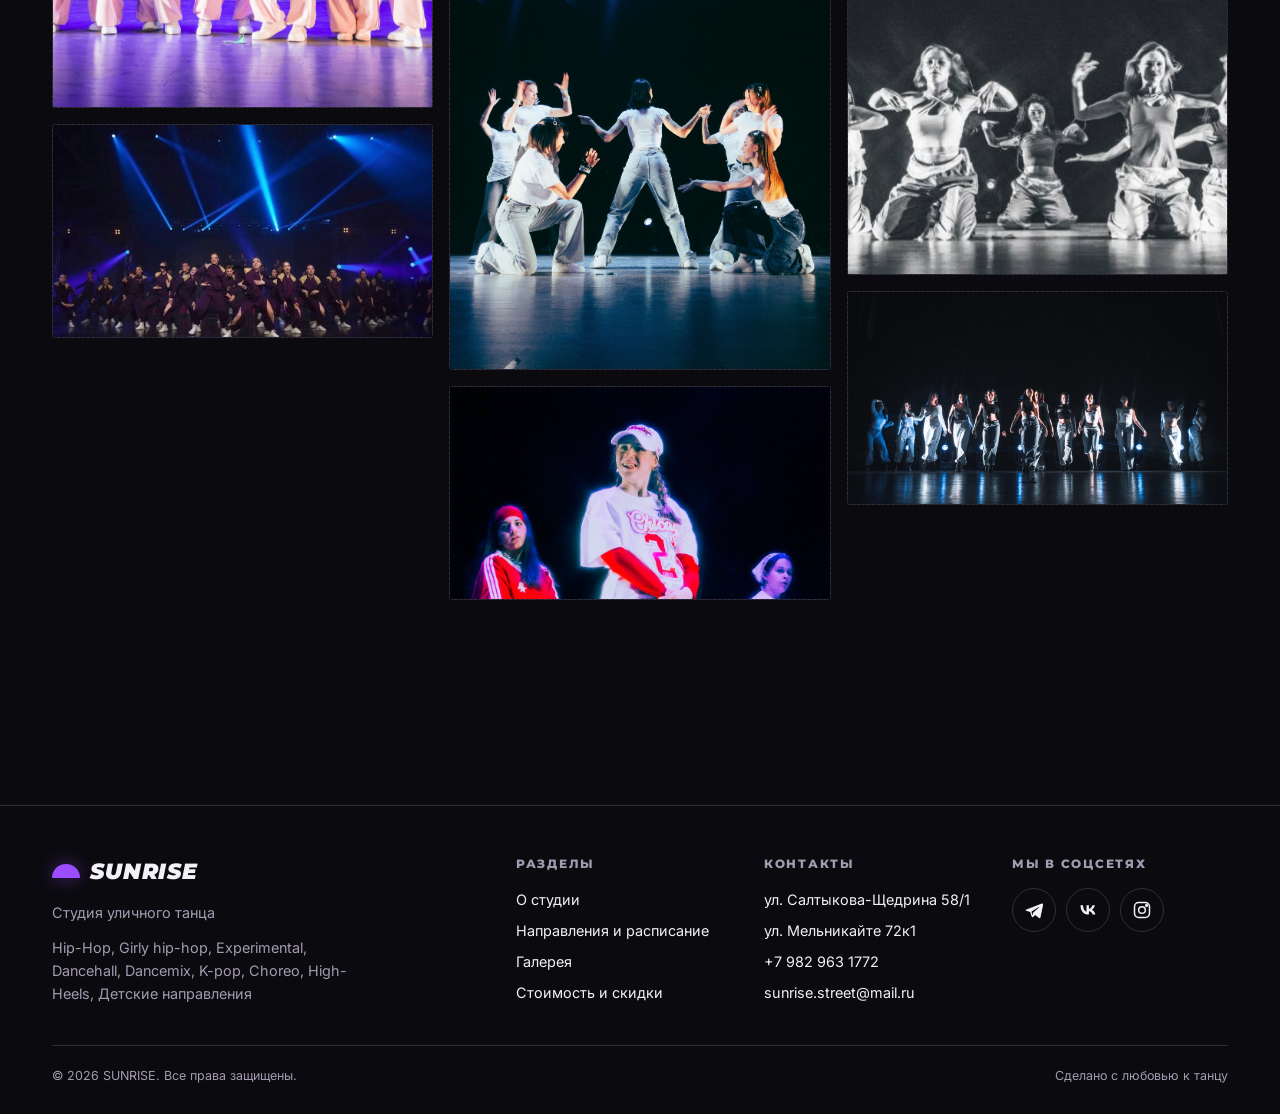
<file: gallery.html>
<!DOCTYPE html>
<html lang="ru">
<head>
  <meta charset="UTF-8">
  <meta name="viewport" content="width=device-width, initial-scale=1, viewport-fit=cover">
  <title>Галерея — SUNRISE</title>
  <!-- ЗАМЕНИТЬ: описание страницы для поисковиков -->
  <meta name="description" content="Фото студии SUNRISE: концерты, тренировки, backstage и команда.">
  <meta name="theme-color" content="#0b0a0e">
  <!-- Шрифты Google Fonts: Montserrat (заголовки) + Inter (текст) -->
  <link rel="preconnect" href="https://fonts.googleapis.com">
  <link rel="preconnect" href="https://fonts.gstatic.com" crossorigin>
  <link rel="stylesheet" href="https://fonts.googleapis.com/css2?family=Inter:wght@400;500;600;700&family=Montserrat:ital,wght@0,700;0,800;0,900;1,800;1,900&display=swap">
  <link rel="stylesheet" href="styles.css">
</head>
<body>
  <!-- ===== ШАПКА (одинаковая на всех страницах) ===== -->
  <header class="site-header">
    <div class="container">
      <a class="logo" href="index.html" aria-label="SUNRISE — на главную">
        <span class="logo__sun" aria-hidden="true"></span>SUNRISE
      </a>
      <button class="burger" type="button" aria-label="Открыть меню" aria-expanded="false" aria-controls="main-nav"><span></span></button>
      <nav class="nav" id="main-nav" aria-label="Основная навигация">
        <ul class="nav__list">
          <li><a class="nav__link" href="index.html">Главная</a></li>
          <li><a class="nav__link" href="about.html">О студии</a></li>
          <li><a class="nav__link" href="directions.html">Направления</a></li>
          <li><a class="nav__link" href="gallery.html" aria-current="page">Галерея</a></li>
          <li><a class="nav__link" href="prices.html">Стоимость и скидки</a></li>
        </ul>
      </nav>
    </div>
  </header>

  <main>
    <!-- ===== Заголовок страницы ===== -->
    <section class="page-hero">
      <div class="container">
       
        <h1 class="page-hero__title">Жизнь <span class="text-sunrise">студии</span></h1>
        <p class="lead">Концерты, тренировки и то, что остаётся за кулисами. Нажмите на фото, чтобы открыть его крупно.</p>
      </div>
    </section>

    <section class="section">
      <div class="container">
        <!-- Фильтры по категориям (значение data-filter должно совпадать с data-cat у фото) -->
        <div class="filters" role="group" aria-label="Фильтр по категориям">
          <button class="filter-btn is-active" type="button" data-filter="all" aria-pressed="true">Все фото</button>
          <button class="filter-btn" type="button" data-filter="concerts" aria-pressed="false">отчетные Концерты</button>
          <button class="filter-btn" type="button" data-filter="training" aria-pressed="false">лайф</button>
          <button class="filter-btn" type="button" data-filter="team" aria-pressed="false">Команды</button>
        </div>

        <!-- ЗАМЕНИТЬ: ваши фотографии.
             Для каждого фото:
               1) укажите категорию в data-cat: concerts / training / backstage / team;
               2) вставьте внутрь .ph: <img src="images/gallery/01.jpg" alt="Описание" loading="lazy">
                  (необязательно: data-full="images/gallery/01-big.jpg" — большое фото для лайтбокса);
               3) поменяйте подпись в <figcaption>.
             Чтобы добавить фото — скопируйте целиком блок <figure>...</figure>. -->
        <div class="gallery">
          <figure class="g-item" data-cat="concerts">
            <div class="ph ph--4x5"><svg viewBox="0 0 24 24" fill="none" stroke="currentColor" stroke-width="1.6" aria-hidden="true"><rect x="3" y="5" width="18" height="14" rx="1"/><circle cx="9" cy="10" r="2"/><path d="m21 16-5-5-8 8"/></svg><img src="img/Фото_концурт1.jpg" alt="Описание" loading="lazy"></div>
            <figcaption><b>Отчётный концерт, финал</b><span>Концерты</span></figcaption>
          </figure>
          <figure class="g-item" data-cat="training">
            <div class="ph ph--16x9"><svg viewBox="0 0 24 24" fill="none" stroke="currentColor" stroke-width="1.6" aria-hidden="true"><rect x="3" y="5" width="18" height="14" rx="1"/><circle cx="9" cy="10" r="2"/><path d="m21 16-5-5-8 8"/></svg><img src="img/Тренировки.jpg" alt="Описание" loading="lazy"></div>
            <figcaption><b>Breaking, вечерняя группа</b><span>Тренировки</span></figcaption>
          </figure>
          <figure class="g-item" data-cat="concerts">
            <div class="ph ph--1x1"><svg viewBox="0 0 24 24" fill="none" stroke="currentColor" stroke-width="1.6" aria-hidden="true"><rect x="3" y="5" width="18" height="14" rx="1"/><circle cx="9" cy="10" r="2"/><path d="m21 16-5-5-8 8"/></svg><img src="img/Фото_концерт2.JPG" alt="Описание" loading="lazy"></div>
            <figcaption><b>Перед выходом на сцену</b><span>Backstage</span></figcaption>
          </figure>
          <figure class="g-item" data-cat="team">
            <div class="ph ph--16x9"><svg viewBox="0 0 24 24" fill="none" stroke="currentColor" stroke-width="1.6" aria-hidden="true"><rect x="3" y="5" width="18" height="14" rx="1"/><circle cx="9" cy="10" r="2"/><path d="m21 16-5-5-8 8"/></svg><img src="img/конкурсы_и_чемп.jpg" alt="Описание" loading="lazy"></div>
            <figcaption><b>Команда SUNRISE</b><span>Команда</span></figcaption>
          </figure>
          <figure class="g-item" data-cat="concerts">
            <div class="ph ph--1x1"><svg viewBox="0 0 24 24" fill="none" stroke="currentColor" stroke-width="1.6" aria-hidden="true"><rect x="3" y="5" width="18" height="14" rx="1"/><circle cx="9" cy="10" r="2"/><path d="m21 16-5-5-8 8"/></svg><img src="img/Фото_концерты5.jpg" alt="Описание" loading="lazy"></div>
            <figcaption><b>Hip-Hop, постановка</b><span>Концерты</span></figcaption>
          </figure>
          <figure class="g-item" data-cat="training">
            <div class="ph ph--4x5"><svg viewBox="0 0 24 24" fill="none" stroke="currentColor" stroke-width="1.6" aria-hidden="true"><rect x="3" y="5" width="18" height="14" rx="1"/><circle cx="9" cy="10" r="2"/><path d="m21 16-5-5-8 8"/></svg><img src="img/Тренировки4.jpg" alt="Описание" loading="lazy"></div>
            <figcaption><b>Разминка Kids</b><span>Тренировки</span></figcaption>
          </figure>
          <figure class="g-item" data-cat="backstage">
            <div class="ph ph--4x5"><svg viewBox="0 0 24 24" fill="none" stroke="currentColor" stroke-width="1.6" aria-hidden="true"><rect x="3" y="5" width="18" height="14" rx="1"/><circle cx="9" cy="10" r="2"/><path d="m21 16-5-5-8 8"/></svg><img src="img/Фото_концерт3.JPG" alt="Описание" loading="lazy"></div>
            <figcaption><b>Грим и костюмы</b><span>Backstage</span></figcaption>
          </figure>
          <figure class="g-item" data-cat="concerts">
            <div class="ph ph--16x9"><svg viewBox="0 0 24 24" fill="none" stroke="currentColor" stroke-width="1.6" aria-hidden="true"><rect x="3" y="5" width="18" height="14" rx="1"/><circle cx="9" cy="10" r="2"/><path d="m21 16-5-5-8 8"/></svg><img src="img/Фото_концерты6.jpg" alt="Описание" loading="lazy"></div>
            <figcaption><b>Dancehall на фестивале</b><span>Концерты</span></figcaption>
          </figure>
          <figure class="g-item" data-cat="team">
            <div class="ph ph--1x1"><svg viewBox="0 0 24 24" fill="none" stroke="currentColor" stroke-width="1.6" aria-hidden="true"><rect x="3" y="5" width="18" height="14" rx="1"/><circle cx="9" cy="10" r="2"/><path d="m21 16-5-5-8 8"/></svg><img src="img/конкурсы_и_чемп2.jpg" alt="Описание" loading="lazy"></div>
            <figcaption><b>Преподаватели студии</b><span>Команда</span></figcaption>
          </figure>
          <figure class="g-item" data-cat="training">
            <div class="ph ph--1x1"><svg viewBox="0 0 24 24" fill="none" stroke="currentColor" stroke-width="1.6" aria-hidden="true"><rect x="3" y="5" width="18" height="14" rx="1"/><circle cx="9" cy="10" r="2"/><path d="m21 16-5-5-8 8"/></svg><img src="img/Тренировки3.jpg" alt="Описание" loading="lazy"></div>
            <figcaption><b>Popping, изоляции</b><span>Тренировки</span></figcaption>
          </figure>
          <figure class="g-item" data-cat="concerts">
            <div class="ph ph--4x5"><svg viewBox="0 0 24 24" fill="none" stroke="currentColor" stroke-width="1.6" aria-hidden="true"><rect x="3" y="5" width="18" height="14" rx="1"/><circle cx="9" cy="10" r="2"/><path d="m21 16-5-5-8 8"/></svg><img src="img/Фото_концерты7.jpg" alt="Описание" loading="lazy"></div>
            <figcaption><b>Баттл 2×2</b><span>Концерты</span></figcaption>
          </figure>
          <figure class="g-item" data-cat="backstage">
            <div class="ph ph--16x9"><svg viewBox="0 0 24 24" fill="none" stroke="currentColor" stroke-width="1.6" aria-hidden="true"><rect x="3" y="5" width="18" height="14" rx="1"/><circle cx="9" cy="10" r="2"/><path d="m21 16-5-5-8 8"/></svg><img src="img/Главное фото.jpg" alt="Описание" loading="lazy"></div>
            <figcaption><b>Репетиция в зале</b><span>Backstage</span></figcaption>
          </figure>
        </div>
      </div>
    </section>

    <!-- ===== Лайтбокс (управляется из script.js) ===== -->
    <div class="lightbox" role="dialog" aria-modal="true" aria-label="Просмотр фото" hidden>
      <button class="lightbox__btn lightbox__close" type="button" aria-label="Закрыть"><svg viewBox="0 0 24 24" fill="none" stroke="currentColor" stroke-width="2" aria-hidden="true"><path d="M6 6l12 12M18 6 6 18"/></svg></button>
      <button class="lightbox__btn lightbox__prev" type="button" aria-label="Предыдущее фото"><svg viewBox="0 0 24 24" fill="none" stroke="currentColor" stroke-width="2" aria-hidden="true"><path d="m15 5-7 7 7 7"/></svg></button>
      <div class="lightbox__stage">
        <div class="lightbox__media"></div>
        <div class="lightbox__caption"><span class="lightbox__text"></span><span class="lightbox__count"></span></div>
      </div>
      <button class="lightbox__btn lightbox__next" type="button" aria-label="Следующее фото"><svg viewBox="0 0 24 24" fill="none" stroke="currentColor" stroke-width="2" aria-hidden="true"><path d="m9 5 7 7-7 7"/></svg></button>
    </div>
  </main>

  <!-- ===== ПОДВАЛ (одинаковый на всех страницах) ===== -->
  <footer class="site-footer">
    <div class="container">
      <div class="footer__grid">
        <div class="footer__about">
          <a class="logo" href="index.html"><span class="logo__sun" aria-hidden="true"></span>SUNRISE</a>
          <!-- ЗАМЕНИТЬ: короткое описание студии -->
          <p>Студия уличного танца</p>
          <p>Hip-Hop, Girly hip-hop, Experimental, Dancehall, Dancemix, K-pop, Choreo, High-Heels, Детские направления</p>

        </div>
        <div>
          <p class="footer__title">Разделы</p>
          <ul class="footer__list">
            <li><a href="about.html">О студии</a></li>
            <li><a href="directions.html">Направления и расписание</a></li>
            <li><a href="gallery.html">Галерея</a></li>
            <li><a href="prices.html">Стоимость и скидки</a></li>
          </ul>
        </div>
        <div>
          <p class="footer__title">Контакты</p>
          <ul class="footer__list">
            <!-- Адреса студий. ЗАМЕНИТЬ: телефон и почта -->
            <li>ул. Салтыкова-Щедрина 58/1</li>
            <li>ул. Мельникайте 72к1</li>
            <li><a href="tel:+79829631772">+7 982 963 1772</a></li>
            <li><a href="mailto:sunrise.street@mail.ru">sunrise.street@mail.ru</a></li>
          </ul>
        </div>
        <div>
          <p class="footer__title">Мы в соцсетях</p>
          <!-- ЗАМЕНИТЬ: ссылки на ваши соцсети -->
          <div class="socials">
            <a class="social" href="https://t.me/SUNRISE_LIVE" target="_blank" rel="noopener" aria-label="Telegram"><svg viewBox="0 0 24 24" fill="currentColor" aria-hidden="true"><path d="M21.4 4.2 2.9 11.3c-1.3.5-1.2 1.2-.2 1.5l4.7 1.5 1.8 5.6c.2.6.4.8.9.8.4 0 .6-.2.9-.4l2.3-2.2 4.8 3.5c.9.5 1.5.2 1.7-.8l3.1-14.8c.3-1.3-.5-1.9-1.5-1.8zM8.9 14l8.7-5.5c.4-.3.8-.1.5.2l-7.2 6.5-.3 3.3z"/></svg></a>
            <a class="social" href="https://vk.com/sunrise_ra" target="_blank" rel="noopener" aria-label="ВКонтакте"><svg viewBox="0 0 24 24" fill="currentColor" aria-hidden="true"><path d="M12.8 17.5C6.6 17.5 3.1 13.3 3 6.3h3.1c.1 5.1 2.3 7.3 4.1 7.7V6.3h2.9v4.4c1.8-.2 3.6-2.2 4.3-4.4h2.9c-.5 2.7-2.5 4.7-3.9 5.5 1.4.7 3.7 2.4 4.6 5.7h-3.2c-.7-2.2-2.4-3.9-4.7-4.1v4.1z"/></svg></a>
            <a class="social" href="https://instagram.com/sunrise_tyumen" target="_blank" rel="noopener" aria-label="Instagram"><svg viewBox="0 0 24 24" fill="none" stroke="currentColor" stroke-width="1.8" aria-hidden="true"><rect x="3" y="3" width="18" height="18" rx="5"/><circle cx="12" cy="12" r="4"/><circle cx="17.5" cy="6.5" r="1" fill="currentColor"/></svg></a>
            
          </div>
        </div>
      </div>
      <div class="footer__bottom">
        <span>© <span data-year>2026</span> SUNRISE. Все права защищены.</span>
        <span>Сделано с любовью к танцу</span>
      </div>
    </div>
  </footer>

  <script src="script.js"></script>
</body>
</html>
</file>
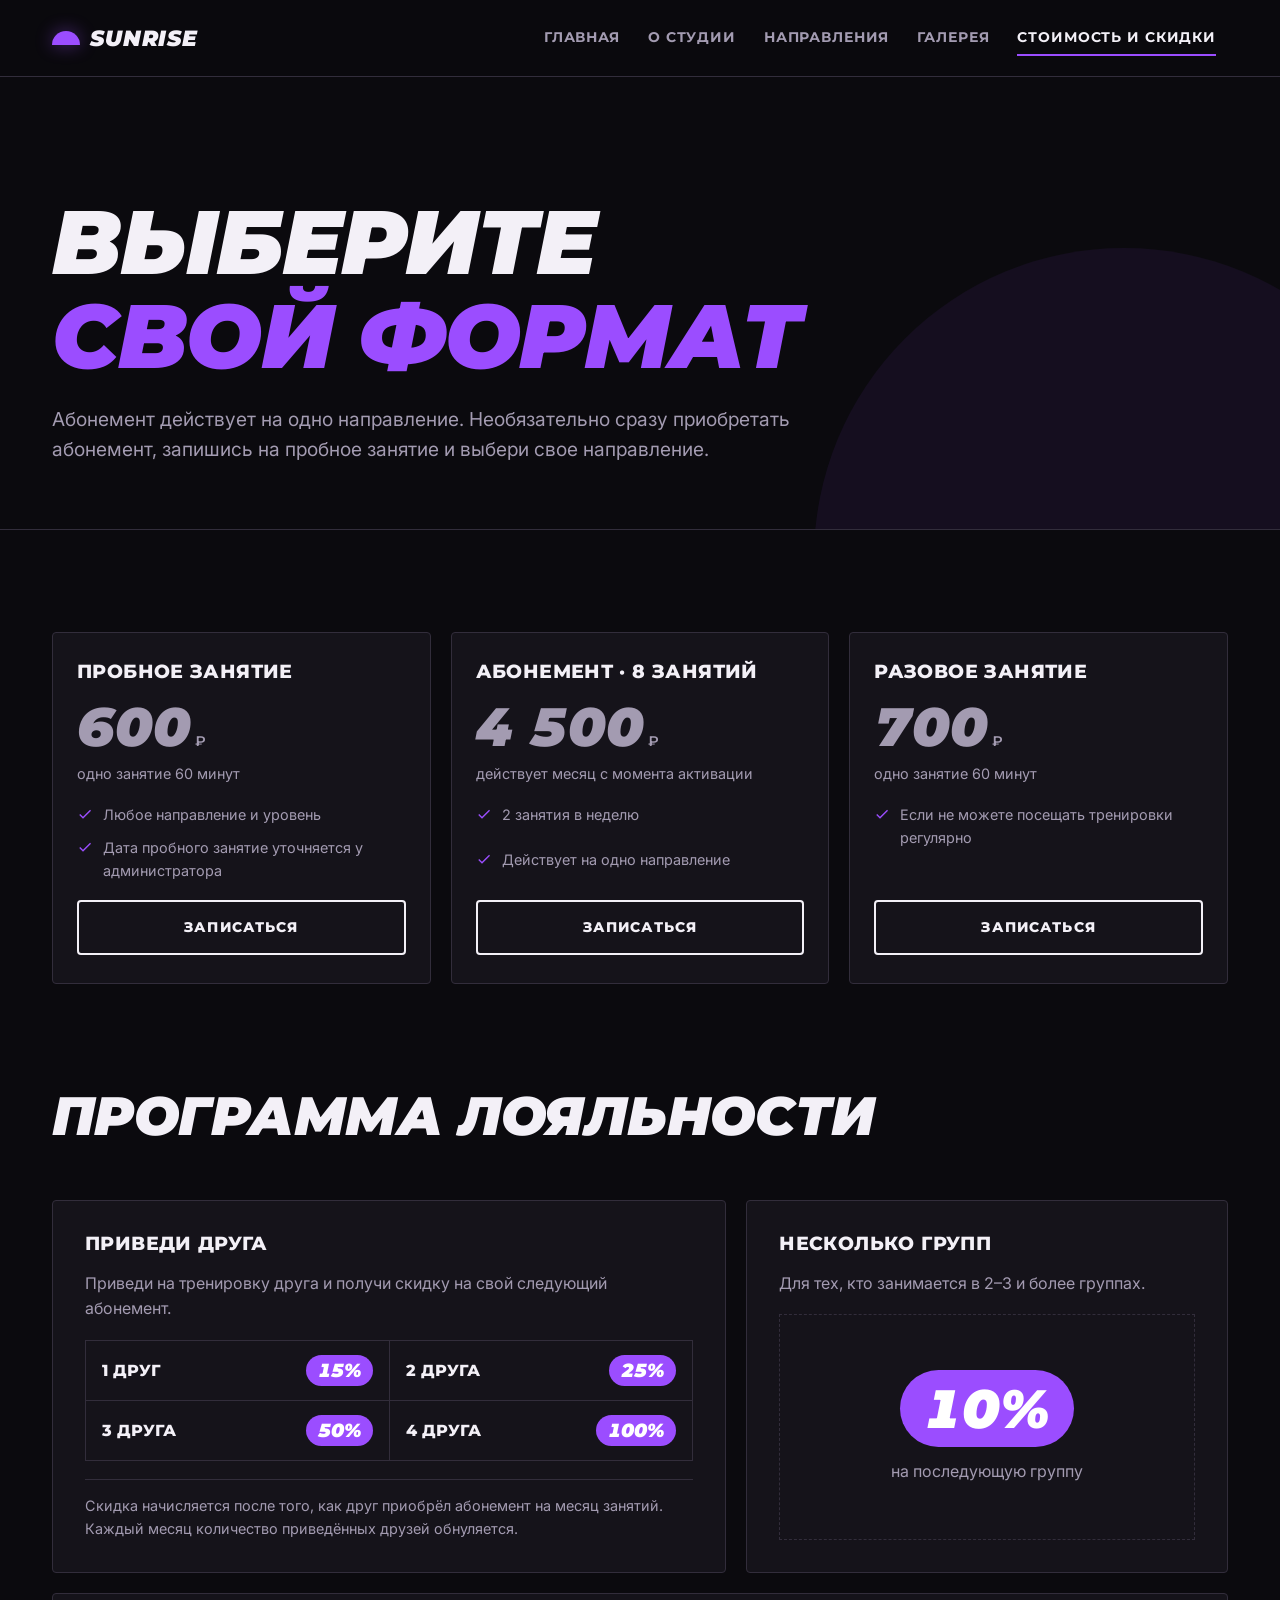
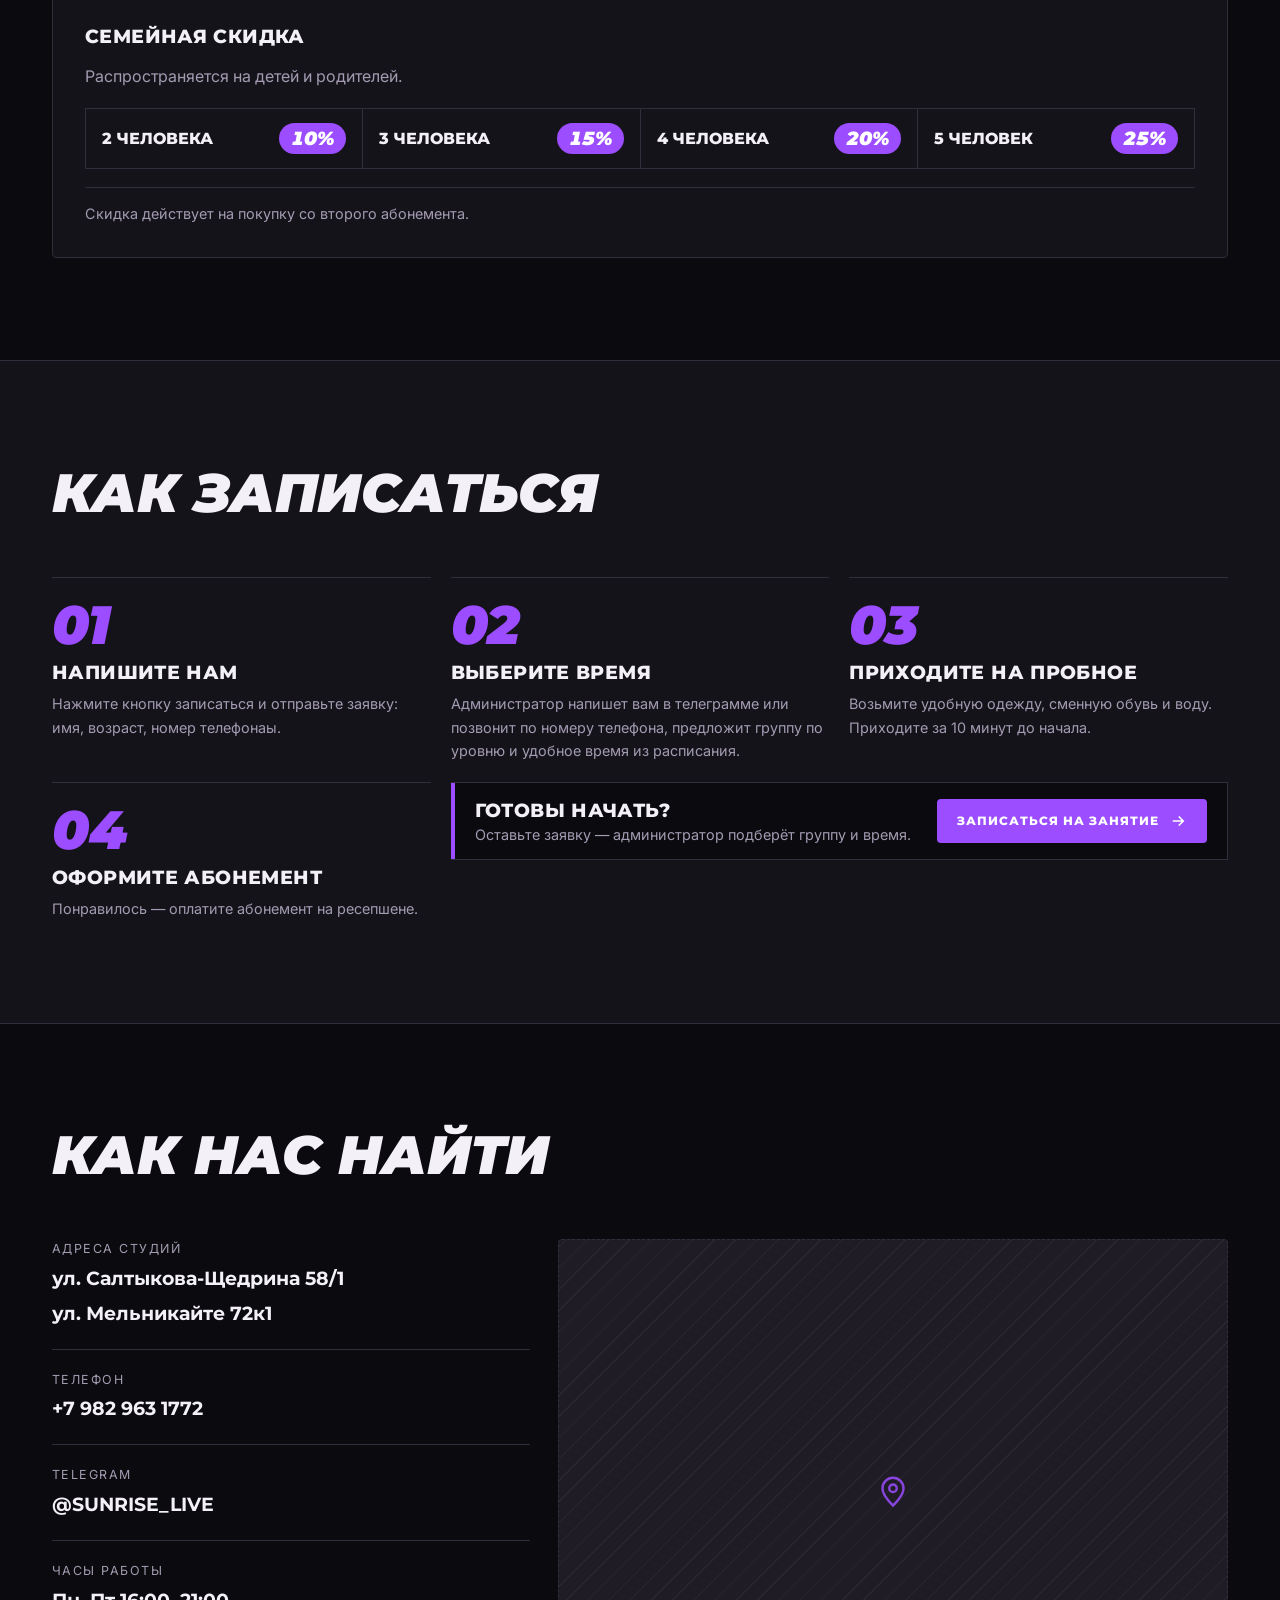
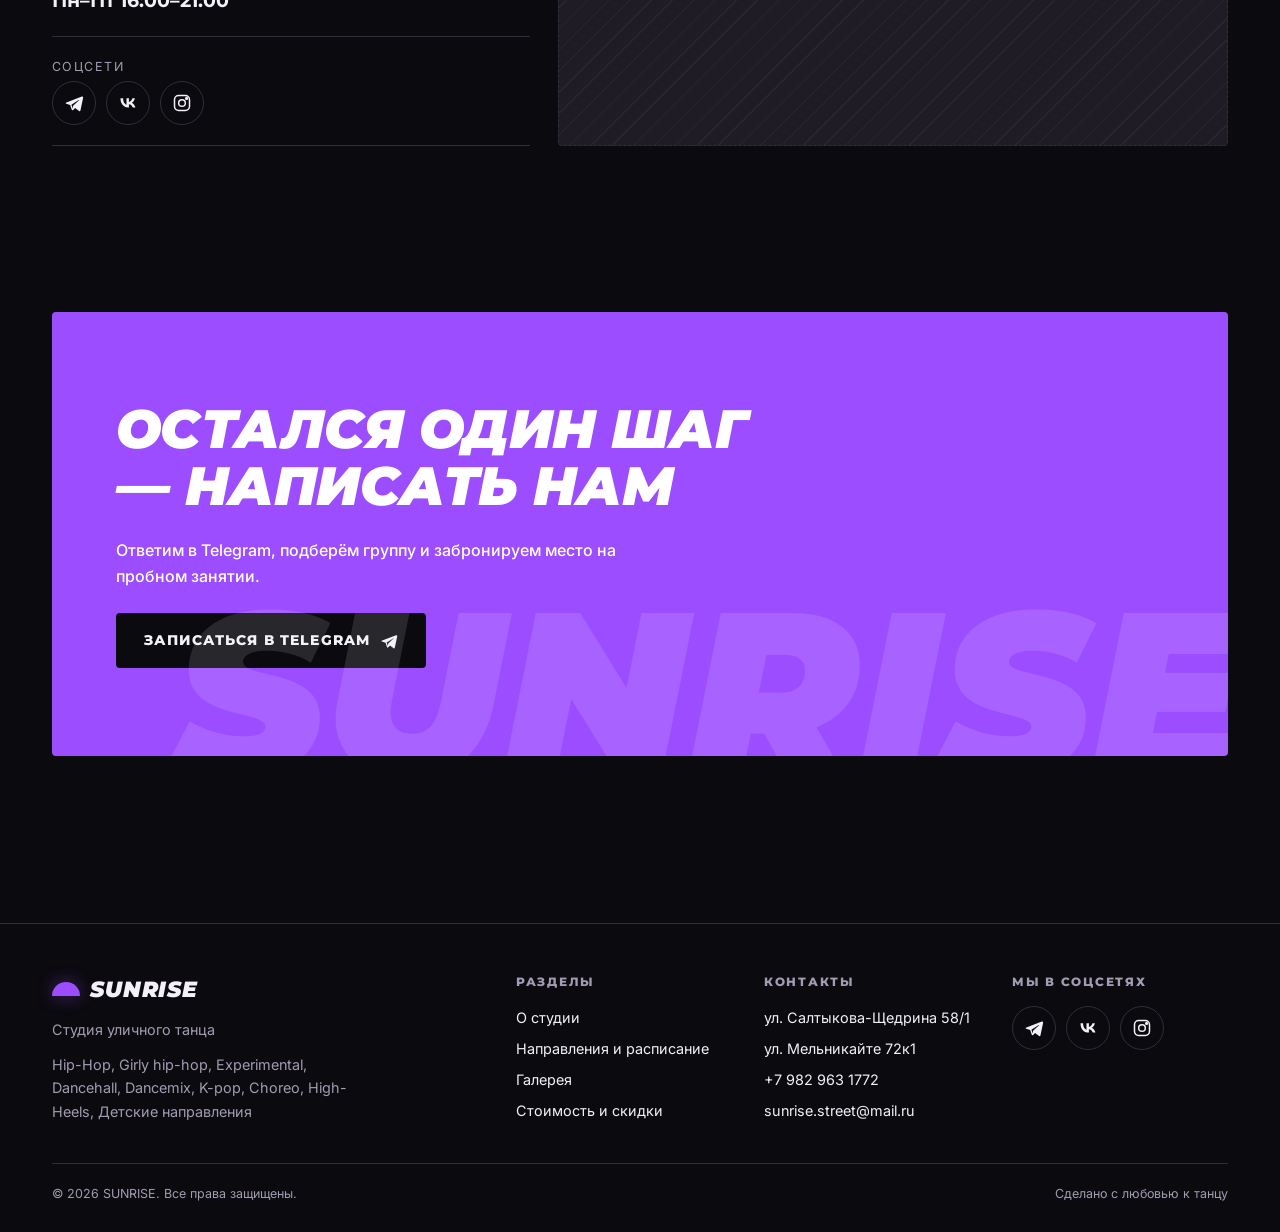
<file: prices.html>
<!DOCTYPE html>
<html lang="ru">
<head>
  <meta charset="UTF-8">
  <meta name="viewport" content="width=device-width, initial-scale=1, viewport-fit=cover">
  <title>Стоимость и скидки — SUNRISE</title>
  <!-- ЗАМЕНИТЬ: описание страницы для поисковиков -->
  <meta name="description" content="Стоимость занятий в студии SUNRISE: разовое занятие, абонементы на 4, 8 и 12 занятий, индивидуальные тренировки, детские группы.">
  <meta name="theme-color" content="#0b0a0e">
  <!-- Шрифты Google Fonts: Montserrat (заголовки) + Inter (текст) -->
  <link rel="preconnect" href="https://fonts.googleapis.com">
  <link rel="preconnect" href="https://fonts.gstatic.com" crossorigin>
  <link rel="stylesheet" href="https://fonts.googleapis.com/css2?family=Inter:wght@400;500;600;700&family=Montserrat:ital,wght@0,700;0,800;0,900;1,800;1,900&display=swap">
  <link rel="stylesheet" href="styles.css">
</head>
<body>
  <!-- ===== ШАПКА (одинаковая на всех страницах) ===== -->
  <header class="site-header">
    <div class="container">
      <a class="logo" href="index.html" aria-label="SUNRISE — на главную">
        <span class="logo__sun" aria-hidden="true"></span>SUNRISE
      </a>
      <button class="burger" type="button" aria-label="Открыть меню" aria-expanded="false" aria-controls="main-nav"><span></span></button>
      <nav class="nav" id="main-nav" aria-label="Основная навигация">
        <ul class="nav__list">
          <li><a class="nav__link" href="index.html">Главная</a></li>
          <li><a class="nav__link" href="about.html">О студии</a></li>
          <li><a class="nav__link" href="directions.html">Направления</a></li>
          <li><a class="nav__link" href="gallery.html">Галерея</a></li>
          <li><a class="nav__link" href="prices.html" aria-current="page">Стоимость и скидки</a></li>
        </ul>
      </nav>
    </div>
  </header>

  <main>
    <!-- ===== Заголовок страницы ===== -->
    <section class="page-hero">
      <div class="container">
        
        <h1 class="page-hero__title">Выберите <span class="text-sunrise">свой формат</span></h1>
        <p class="lead">Абонемент действует на одно направление. Необязательно сразу приобретать абонемент, запишись на пробное занятие и выбери свое направление.</p>
      </div>
    </section>

    <!-- ===== Тарифы ===== -->
    <section class="section">
      <div class="container">
        <!-- ЗАМЕНИТЬ: цены (₽), сроки действия и состав тарифов.
             Чтобы выделить тариф, добавьте карточке класс price-card--hit и плашку .price-card__badge -->
        <div class="prices">
          <article class="card price-card reveal">
            <h2 class="h3">ПРОБНОЕ ЗАНЯТИЕ</h2>
            <p class="price-card__value">600<small>₽</small></p>
            <p class="price-card__per">одно занятие 60 минут</p>
            <ul class="checklist">
              <li>Любое направление и уровень</li>
              
              <li>Дата пробного занятие уточняется у администратора</li>
            </ul>
            <a class="btn btn--outline btn--block" href="https://t.me/ВАШ_КАНАЛ" target="_blank" rel="noopener">Записаться</a>
          </article>

          <article class="card price-card reveal">
            <h2 class="h3">Абонемент · 8 занятий</h2>
            <p class="price-card__value">4 500<small>₽</small></p>
            <p class="price-card__per">действует месяц с момента активации</p>
            <ul class="checklist">
              <li>2 занятия в неделю</li>
              <li>Действует на одно направление</li>
             
            </ul>
            <a class="btn btn--outline btn--block" href="https://t.me/ВАШ_КАНАЛ" target="_blank" rel="noopener">Записаться</a>
          </article>

          <article class="card price-card reveal">
            
            <h2 class="h3">Разовое занятие</h2>
            <p class="price-card__value">700<small>₽</small></p>
            <p class="price-card__per">одно занятие 60 минут</p>
            <ul class="checklist">
              <li>Если не можете посещать тренировки регулярно</li>
              
            </ul>
            <a class="btn btn--outline btn--block" href="https://t.me/ВАШ_КАНАЛ" target="_blank" rel="noopener">Записаться</a>
          </article>

         

         

          
        </div>
      </div>
    </section>
        <!-- ===== Программа лояльности ===== -->
    <section class="section loyalty" id="loyalty">
      <div class="container">
        <div class="section-head reveal">
      
          <h2 class="h2">Программа лояльности</h2>
        </div>

        <div class="loyalty__grid">
          <!-- Скидка за друзей -->
          <article class="card loyalty-card loyalty-card--friends reveal">
            <h3 class="h3">Приведи друга</h3>
            <p>Приведи на тренировку друга и получи скидку на свой следующий абонемент.</p>
            <ul class="loyalty__tiers">
              <li class="tier"><span class="tier__label">1 друг</span><b class="discount">15%</b></li>
              <li class="tier"><span class="tier__label">2 друга</span><b class="discount">25%</b></li>
              <li class="tier"><span class="tier__label">3 друга</span><b class="discount">50%</b></li>
              <li class="tier"><span class="tier__label">4 друга</span><b class="discount">100%</b></li>
            </ul>
            <p class="loyalty__note">Скидка начисляется после того, как друг приобрёл абонемент на месяц занятий. Каждый месяц количество приведённых друзей обнуляется.</p>
          </article>

          <!-- Скидка за несколько групп -->
          <article class="card loyalty-card loyalty-card--groups reveal">
            <h3 class="h3">Несколько групп</h3>
            <p>Для тех, кто занимается в 2–3 и более группах.</p>
            <div class="loyalty__big">
              <b class="discount discount--xl">10%</b>
              <span>на последующую группу</span>
            </div>
          </article>

          <!-- Семейная скидка -->
          <article class="card loyalty-card loyalty-card--family reveal">
            <h3 class="h3">Семейная скидка</h3>
            <p>Распространяется на детей и родителей.</p>
            <ul class="loyalty__tiers">
              <li class="tier"><span class="tier__label">2 человека</span><b class="discount">10%</b></li>
              <li class="tier"><span class="tier__label">3 человека</span><b class="discount">15%</b></li>
              <li class="tier"><span class="tier__label">4 человека</span><b class="discount">20%</b></li>
              <li class="tier"><span class="tier__label">5 человек</span><b class="discount">25%</b></li>
            </ul>
            <p class="loyalty__note">Скидка действует на покупку со второго абонемента.</p>
          </article>
        </div>
      </div>
    </section>
   

    <!-- ===== Как записаться ===== -->
    <section class="section section--alt">
      <div class="container">
        <div class="section-head reveal">
      
          <h2 class="h2">Как записаться</h2>
        </div>
        <!-- ЗАМЕНИТЬ: шаги записи под ваш процесс -->
        <ol class="steps reveal">
          <li class="step">
            <h3 class="h3">Напишите нам</h3>
            <p>Нажмите кнопку записаться и отправьте заявку: имя, возраст, номер телефонаы.</p>
          </li>
          <li class="step">
            <h3 class="h3">Выберите время</h3>
            <p>Администратор напишет вам в телеграмме или позвонит по номеру телефона, предложит группу по уровню и удобное время из расписания.</p>
          </li>
          <li class="step">
            <h3 class="h3">Приходите на пробное</h3>
            <p>Возьмите удобную одежду, сменную обувь и воду. Приходите за 10 минут до начала.</p>
          </li>
          <li class="step">
            <h3 class="h3">Оформите абонемент</h3>
            <p>Понравилось — оплатите абонемент на ресепшене.</p>
          </li>
          <!-- Плашка с кнопкой: открывает форму записи (как кнопки «Записаться») -->
          <li class="step step--cta">
            <div class="step-cta">
              <p class="step-cta__title">Готовы начать?<small>Оставьте заявку — администратор подберёт группу и время.</small></p>
              <button class="btn btn--primary" type="button" data-signup="Пробное занятие">Записаться на занятие <svg viewBox="0 0 24 24" fill="none" stroke="currentColor" stroke-width="2.2" aria-hidden="true"><path d="M5 12h14M13 6l6 6-6 6"/></svg></button>
            </div>
          </li>
          
        </ol>
        
      </div>
      
    </section>

    <!-- ===== Контакты ===== -->
    <section class="section" id="contacts">
      <div class="container">
        <div class="section-head reveal">
       
          <h2 class="h2">Как нас найти</h2>
        </div>
        <div class="contacts reveal">
          <!-- ЗАМЕНИТЬ: телефон, соцсети, часы работы -->
          <ul class="contact-list">
            <li><span>Адреса студий</span><b>ул. Салтыкова-Щедрина 58/1</b><b>ул. Мельникайте 72к1</b></li>
            <li><span>Телефон</span><a href="tel:+79829631772">+7 982 963 1772</a></li>
            <li><span>Telegram</span><a href="https://t.me/SUNRISE_LIVE" target="_blank" rel="noopener">@SUNRISE_LIVE</a></li>
            <li><span>Часы работы</span><b>Пн–Пт 16:00–21:00</b></li>
            <li>
              <span>Соцсети</span>
              <div class="socials">
                <a class="social" href="https://t.me/SUNRISE_LIVE" target="_blank" rel="noopener" aria-label="Telegram"><svg viewBox="0 0 24 24" fill="currentColor" aria-hidden="true"><path d="M21.4 4.2 2.9 11.3c-1.3.5-1.2 1.2-.2 1.5l4.7 1.5 1.8 5.6c.2.6.4.8.9.8.4 0 .6-.2.9-.4l2.3-2.2 4.8 3.5c.9.5 1.5.2 1.7-.8l3.1-14.8c.3-1.3-.5-1.9-1.5-1.8zM8.9 14l8.7-5.5c.4-.3.8-.1.5.2l-7.2 6.5-.3 3.3z"/></svg></a>
                <a class="social" href="https://vk.com/sunrise_ra" target="_blank" rel="noopener" aria-label="ВКонтакте"><svg viewBox="0 0 24 24" fill="currentColor" aria-hidden="true"><path d="M12.8 17.5C6.6 17.5 3.1 13.3 3 6.3h3.1c.1 5.1 2.3 7.3 4.1 7.7V6.3h2.9v4.4c1.8-.2 3.6-2.2 4.3-4.4h2.9c-.5 2.7-2.5 4.7-3.9 5.5 1.4.7 3.7 2.4 4.6 5.7h-3.2c-.7-2.2-2.4-3.9-4.7-4.1v4.1z"/></svg></a>
                <a class="social" href="https://instagram.com/sunrise_tyumen" target="_blank" rel="noopener" aria-label="Instagram"><svg viewBox="0 0 24 24" fill="none" stroke="currentColor" stroke-width="1.8" aria-hidden="true"><rect x="3" y="3" width="18" height="18" rx="5"/><circle cx="12" cy="12" r="4"/><circle cx="17.5" cy="6.5" r="1" fill="currentColor"/></svg></a>
              </div>
            </li>
          </ul>

          <div class="map">
            <!-- ЗАМЕНИТЬ: карта. Удалите иконку и подписи и вставьте внутрь .ph код карты, например:
                 Яндекс Карты (Конструктор карт → «Получить код» → iframe):
                 <iframe src="https://yandex.ru/map-widget/v1/?um=constructor%3AВАШ_ID&amp;source=constructor" title="Карта: студия SUNRISE" loading="lazy"></iframe>
                 Google Maps («Поделиться» → «Встраивание карт»):
                 <iframe src="https://www.google.com/maps/embed?pb=ВАШ_КОД" title="Карта: студия SUNRISE" loading="lazy"></iframe> -->
            <div class="ph">
              <svg viewBox="0 0 24 24" fill="none" stroke="currentColor" stroke-width="1.6" aria-hidden="true"><path d="M12 21s-7-6.2-7-11.5A7 7 0 0 1 19 9.5C19 14.8 12 21 12 21z"/><circle cx="12" cy="9.5" r="2.5"/></svg>
            <iframe id="map_914137543" frameborder="0" width="100%" height="600px" src="https://makemap.2gis.ru/widget?data=[base64]" sandbox="allow-modals allow-forms allow-scripts allow-same-origin allow-popups allow-top-navigation-by-user-activation"></iframe>


</div>
          </div>
        </div>
      </div>
    </section>

    <!-- ===== Финальный CTA ===== -->
    <section class="section--tight">
      <div class="container">
        <div class="cta reveal">
          <h2 class="cta__title">Остался один шаг — написать нам</h2>
          <p>Ответим в Telegram, подберём группу и забронируем место на пробном занятии.</p>
          <!-- ЗАМЕНИТЬ: ссылка на Telegram -->
          <a class="btn btn--dark" href="https://t.me/ВАШ_КАНАЛ" target="_blank" rel="noopener">Записаться в Telegram <svg viewBox="0 0 24 24" fill="currentColor" aria-hidden="true"><path d="M21.4 4.2 2.9 11.3c-1.3.5-1.2 1.2-.2 1.5l4.7 1.5 1.8 5.6c.2.6.4.8.9.8.4 0 .6-.2.9-.4l2.3-2.2 4.8 3.5c.9.5 1.5.2 1.7-.8l3.1-14.8c.3-1.3-.5-1.9-1.5-1.8zM8.9 14l8.7-5.5c.4-.3.8-.1.5.2l-7.2 6.5-.3 3.3z"/></svg></a>
        </div>
      </div>
    </section>
  </main>

  <!-- ===== ПОДВАЛ (одинаковый на всех страницах) ===== -->
  <footer class="site-footer">
    <div class="container">
      <div class="footer__grid">
        <div class="footer__about">
          <a class="logo" href="index.html"><span class="logo__sun" aria-hidden="true"></span>SUNRISE</a>
          <!-- ЗАМЕНИТЬ: короткое описание студии -->
          <p>Студия уличного танца</p>
          <p>Hip-Hop, Girly hip-hop, Experimental, Dancehall, Dancemix, K-pop, Choreo, High-Heels, Детские направления</p>
        </div>
        <div>
          <p class="footer__title">Разделы</p>
          <ul class="footer__list">
            <li><a href="about.html">О студии</a></li>
            <li><a href="directions.html">Направления и расписание</a></li>
            <li><a href="gallery.html">Галерея</a></li>
            <li><a href="prices.html">Стоимость и скидки</a></li>
          </ul>
        </div>
        <div>
          <p class="footer__title">Контакты</p>
          <ul class="footer__list">
            <!-- Адреса студий. ЗАМЕНИТЬ: телефон и почта -->
            <li>ул. Салтыкова-Щедрина 58/1</li>
            <li>ул. Мельникайте 72к1</li>
            <li><a href="tel:+79829631772">+7 982 963 1772</a></li>
            <li><a href="mailto:hello@sunrise-dance.ru">sunrise.street@mail.ru</a></li>
          </ul>
        </div>
        <div>
          <p class="footer__title">Мы в соцсетях</p>
          <!-- ЗАМЕНИТЬ: ссылки на ваши соцсети -->
          <div class="socials">
            <a class="social" href="https://t.me/SUNRISE_LIVE" target="_blank" rel="noopener" aria-label="Telegram"><svg viewBox="0 0 24 24" fill="currentColor" aria-hidden="true"><path d="M21.4 4.2 2.9 11.3c-1.3.5-1.2 1.2-.2 1.5l4.7 1.5 1.8 5.6c.2.6.4.8.9.8.4 0 .6-.2.9-.4l2.3-2.2 4.8 3.5c.9.5 1.5.2 1.7-.8l3.1-14.8c.3-1.3-.5-1.9-1.5-1.8zM8.9 14l8.7-5.5c.4-.3.8-.1.5.2l-7.2 6.5-.3 3.3z"/></svg></a>
            <a class="social" href="https://vk.com/sunrise_ra" target="_blank" rel="noopener" aria-label="ВКонтакте"><svg viewBox="0 0 24 24" fill="currentColor" aria-hidden="true"><path d="M12.8 17.5C6.6 17.5 3.1 13.3 3 6.3h3.1c.1 5.1 2.3 7.3 4.1 7.7V6.3h2.9v4.4c1.8-.2 3.6-2.2 4.3-4.4h2.9c-.5 2.7-2.5 4.7-3.9 5.5 1.4.7 3.7 2.4 4.6 5.7h-3.2c-.7-2.2-2.4-3.9-4.7-4.1v4.1z"/></svg></a>
            <a class="social" href="https://instagram.com/sunrise_tyumen" target="_blank" rel="noopener" aria-label="Instagram"><svg viewBox="0 0 24 24" fill="none" stroke="currentColor" stroke-width="1.8" aria-hidden="true"><rect x="3" y="3" width="18" height="18" rx="5"/><circle cx="12" cy="12" r="4"/><circle cx="17.5" cy="6.5" r="1" fill="currentColor"/></svg></a>
           
          </div>
        </div>
      </div>
      <div class="footer__bottom">
        <span>© <span data-year>2026</span> SUNRISE. Все права защищены.</span>
        <span>Сделано с любовью к танцу</span>
      </div>
    </div>
  </footer>

  <script src="script.js"></script>
</body>
</html>
</file>
<file: styles.css>
/* =========================================================
   SUNRISE — студия уличного танца
   Общие стили для всех страниц.
   Концепция: тёмная «бетонная» основа + неоновый фиолетовый, крупная наклонная типографика,
   как надписи на стенах танцевального зала.
   ========================================================= */

/* ---------- 1. ДИЗАЙН-ТОКЕНЫ (меняйте цвета и шрифты здесь) ---------- */
:root {
  /* Цвета */
  --c-bg: #0b0a0e;          /* фон страницы — почти чёрный с фиолетовым оттенком */
  --c-surface: #15131a;     /* фон карточек */
  --c-surface-2: #1f1c26;   /* фон плейсхолдеров, полей */
  --c-line: #322d3b;        /* линии и рамки */
  --c-text: #f3f0f7;        /* основной текст */
  --c-muted: #a39bb1;       /* второстепенный текст */
  --c-accent: #9b4dff;      /* фиолетовый — единственный акцентный цвет */
  --c-on-accent: #ffffff;   /* текст на фиолетовых кнопках и плашках */
  --c-error: #ff6b6b;       /* текст ошибок в форме записи */

  /* Шрифты */
  --f-display: "Montserrat", "Arial Black", "Helvetica Neue", Arial, sans-serif;
  --f-body: "Inter", "Segoe UI", Roboto, Arial, sans-serif;

  /* Шкала размеров текста (адаптивная) */
  --fs-xs: 0.78rem;
  --fs-sm: 0.9rem;
  --fs-md: 1rem;
  --fs-lg: 1.2rem;
  --fs-xl: clamp(1.5rem, 1.2rem + 1.4vw, 2.1rem);
  --fs-2xl: clamp(2rem, 1.4rem + 3vw, 3.4rem);
  --fs-hero: clamp(2.4rem, 1.2rem + 6vw, 5.6rem);
  --fs-logo: clamp(3.4rem, 1rem + 13vw, 11rem);

  /* Отступы и прочее */
  --gutter: 16px;
  --container: 1240px;
  --radius: 4px;
  --header-h: 64px;
  --ease: cubic-bezier(.2, .7, .2, 1);

  color-scheme: dark;
}

@media (min-width: 768px) {
  :root { --gutter: 32px; --header-h: 76px; }
}

/* ---------- 2. БАЗА ---------- */
*, *::before, *::after { box-sizing: border-box; }

html { scroll-behavior: smooth; scroll-padding-top: calc(var(--header-h) + 16px); }

body {
  margin: 0;
  background: var(--c-bg);
  color: var(--c-text);
  font-family: var(--f-body);
  font-size: var(--fs-md);
  line-height: 1.6;
  -webkit-font-smoothing: antialiased;
}

img, video, iframe { max-width: 100%; display: block; }

a { color: inherit; }

h1, h2, h3, h4 {
  font-family: var(--f-display);
  line-height: 1.05;
  margin: 0;
  text-wrap: balance;
}

p { margin: 0; }

:focus-visible {
  outline: 2px solid var(--c-accent);
  outline-offset: 3px;
}

.container {
  width: 100%;
  max-width: var(--container);
  margin-inline: auto;
  padding-inline: var(--gutter);
}

/* Скрыто визуально, но доступно скринридерам */
.visually-hidden {
  position: absolute; width: 1px; height: 1px; overflow: hidden;
  clip: rect(0 0 0 0); white-space: nowrap;
}

/* ---------- 3. ШАПКА (header) ---------- */
.site-header {
  position: sticky;
  top: env(safe-area-inset-top, 0px);
  z-index: 50;
  background: color-mix(in srgb, var(--c-bg) 88%, transparent);
  backdrop-filter: blur(10px);
  border-bottom: 1px solid var(--c-line);
}

.site-header .container {
  display: flex;
  align-items: center;
  justify-content: space-between;
  gap: 16px;
  min-height: var(--header-h);
}

/* Логотип: слово SUNRISE + «солнце» */
.logo {
  display: inline-flex;
  align-items: center;
  gap: 10px;
  text-decoration: none;
  font-family: var(--f-display);
  font-weight: 900;
  font-style: italic;
  font-size: 1.35rem;
  letter-spacing: 0.04em;
}
.logo__sun {
  width: 28px; height: 14px;
  border-radius: 28px 28px 0 0;
  background: var(--c-accent);
  box-shadow: 0 0 18px color-mix(in srgb, var(--c-accent) 45%, transparent);
  transition: transform .4s var(--ease);
}
.logo:hover .logo__sun { transform: translateY(-4px); }

/* Навигация */
.nav__list {
  list-style: none;
  margin: 0; padding: 0;
  display: flex;
  gap: 4px;
}
.nav__link {
  position: relative;
  display: block;
  padding: 8px 12px;
  text-decoration: none;
  font-family: var(--f-display);
  font-weight: 700;
  font-size: var(--fs-sm);
  text-transform: uppercase;
  letter-spacing: 0.06em;
  color: var(--c-muted);
  transition: color .2s;
}
.nav__link::after {
  content: "";
  position: absolute;
  left: 12px; right: 12px; bottom: 2px;
  height: 2px;
  background: var(--c-accent);
  transform: scaleX(0);
  transform-origin: left;
  transition: transform .3s var(--ease);
}
.nav__link:hover, .nav__link[aria-current="page"] { color: var(--c-text); }
.nav__link:hover::after, .nav__link[aria-current="page"]::after { transform: scaleX(1); }

/* Кнопка-бургер (видна только на мобильных) */
.burger {
  display: none;
  width: 44px; height: 44px;
  background: none;
  border: 1px solid var(--c-line);
  border-radius: var(--radius);
  color: var(--c-text);
  cursor: pointer;
  position: relative;
}
.burger span, .burger::before, .burger::after {
  content: "";
  position: absolute;
  left: 11px; right: 11px;
  height: 2px;
  background: currentColor;
  transition: transform .3s var(--ease), opacity .2s;
}
.burger::before { top: 14px; }
.burger span { top: 21px; }
.burger::after { top: 28px; }
.burger[aria-expanded="true"]::before { transform: translateY(7px) rotate(45deg); }
.burger[aria-expanded="true"] span { opacity: 0; }
.burger[aria-expanded="true"]::after { transform: translateY(-7px) rotate(-45deg); }

@media (max-width: 899px) {
  .burger { display: block; }
  .nav {
    position: absolute;
    top: 100%; left: 0; right: 0;
    background: var(--c-bg);
    border-bottom: 1px solid var(--c-line);
    display: none;
  }
  .nav.is-open { display: block; }
  .nav__list {
    flex-direction: column;
    padding: 8px var(--gutter) 20px;
  }
  .nav__link { padding: 14px 0; font-size: var(--fs-md); }
  .nav__link::after { left: 0; right: auto; width: 40px; }
}

/* ---------- 4. КНОПКИ ---------- */
.btn {
  display: inline-flex;
  align-items: center;
  justify-content: center;
  gap: 10px;
  min-height: 52px;
  padding: 14px 26px;
  border: 2px solid transparent;
  border-radius: var(--radius);
  font-family: var(--f-display);
  font-weight: 800;
  font-size: var(--fs-sm);
  text-transform: uppercase;
  letter-spacing: 0.08em;
  text-decoration: none;
  cursor: pointer;
  transition: transform .2s var(--ease), box-shadow .25s, background .25s, color .25s, border-color .25s;
}
.btn svg { width: 18px; height: 18px; flex: none; transition: transform .25s var(--ease); }
.btn:hover svg { transform: translateX(4px); }

/* Основная — фиолетовая заливка */
.btn--primary {
  background: var(--c-accent);
  color: var(--c-on-accent);
}
.btn--primary:hover {
  transform: translateY(-3px);
  box-shadow: 0 10px 30px -8px color-mix(in srgb, var(--c-accent) 55%, transparent);
}

/* Контурная */
.btn--outline {
  background: transparent;
  color: var(--c-text);
  border-color: var(--c-text);
}
.btn--outline:hover {
  background: var(--c-text);
  color: var(--c-bg);
  transform: translateY(-3px);
}

.btn--block { width: 100%; }

/* ---------- 5. ОБЩИЕ СЕКЦИИ ---------- */
.section { padding-block: clamp(56px, 8vw, 112px); }
.section--tight { padding-block: clamp(40px, 5vw, 72px); }
.section--alt { background: var(--c-surface); border-block: 1px solid var(--c-line); }

.section-head {
  display: grid;
  gap: 14px;
  margin-bottom: clamp(32px, 5vw, 56px);
  max-width: 760px;
}

/* Надзаголовок-метка */
.eyebrow {
  display: inline-flex;
  align-items: center;
  gap: 10px;
  font-family: var(--f-display);
  font-weight: 700;
  font-size: var(--fs-xs);
  text-transform: uppercase;
  letter-spacing: 0.18em;
  color: var(--c-accent);
}
.eyebrow::before {
  content: "";
  width: 24px; height: 2px;
  background: var(--c-accent);
}

.h2 {
  font-size: var(--fs-2xl);
  font-weight: 900;
  font-style: italic;
  text-transform: uppercase;
  letter-spacing: -0.01em;
   white-space: nowrap;

}
/* На телефоне длинные заголовки переносятся, иначе вылезают за экран */
@media (max-width: 767px) { .h2 { white-space: normal; } }
.h3 {
  font-size: var(--fs-lg);
  font-weight: 800;
  text-transform: uppercase;
  letter-spacing: 0.02em;
}
.lead { font-size: var(--fs-lg); color: var(--c-muted); max-width: 62ch; }
.muted { color: var(--c-muted); }

/* Текст, выделенный фиолетовым */
.text-sunrise {
  color: var(--c-accent);
}

/* Заголовок внутренних страниц */
.page-hero {
  padding-block: clamp(48px, 8vw, 104px) clamp(32px, 5vw, 64px);
  border-bottom: 1px solid var(--c-line);
  position: relative;
  overflow: hidden;
}
.page-hero__title {
  font-size: var(--fs-hero);
  font-weight: 900;
  font-style: italic;
  text-transform: uppercase;
  letter-spacing: -0.02em;
  margin-block: 16px 20px;
}
/* Круг «восходящего солнца» на фоне */
.page-hero::after {
  content: "";
  position: absolute;
  right: -12%;
  bottom: -75%;
  width: min(70vw, 620px);
  aspect-ratio: 1;
  border-radius: 50%;
  background: color-mix(in srgb, var(--c-accent) 7%, transparent);
  pointer-events: none;
}

/* ---------- 6. ПЛЕЙСХОЛДЕРЫ ФОТО/ВИДЕО ---------- */
.ph {
  position: relative;
  display: grid;
  place-items: center;
  align-content: center;
  gap: 8px;
  width: 100%;
  max-width: 100%;
  padding: 16px;
  background:
    repeating-linear-gradient(-45deg, transparent 0 14px, color-mix(in srgb, var(--c-line) 55%, transparent) 14px 15px),
    var(--c-surface-2);
  border: 1px dashed var(--c-line);
  color: var(--c-muted);
  text-align: center;
  font-size: var(--fs-xs);
  overflow: hidden;
}
.ph svg { width: 36px; height: 36px; color: var(--c-accent); opacity: .85; }
.ph strong {
  font-family: var(--f-display);
  font-size: var(--fs-sm);
  color: var(--c-text);
  text-transform: uppercase;
  letter-spacing: 0.06em;
}
/* Если внутрь .ph вставить <img> или <video> — они займут весь блок */
.ph > img, .ph > video, .ph > iframe {
  position: absolute; inset: 0;
  width: 100%; height: 100%;
  object-fit: cover;
  border: 0;
}
.ph--16x9 { aspect-ratio: 16 / 9; }
.ph--4x5 { aspect-ratio: 4 / 5; }
.ph--1x1 { aspect-ratio: 1 / 1; }
.ph--round { border-radius: 50%; aspect-ratio: 1; width: 56px; padding: 0; flex: none; }
.ph--round svg { width: 22px; height: 22px; }

/* ---------- 7. ГЛАВНАЯ: HERO ---------- */
.hero {
  position: relative;
  padding-block: clamp(32px, 6vw, 72px) clamp(48px, 7vw, 96px);
  overflow: hidden;
}
.hero__logo {
  display: block;
  font-family: var(--f-display);
  font-weight: 900;
  font-style: italic;
  /* Размер считается от ширины контейнера, чтобы надпись в одну строку
     занимала ровно ширину блоков ниже. Если поменяете текст логотипа,
     подберите делитель: больше число — мельче надпись. */
  font-size: calc((min(100vw, var(--container)) - 2 * var(--gutter)) / 8.7); /* для старых браузеров */
  font-size: calc(100cqi / 8.7); /* 100cqi = ширина контейнера без отступов */
  line-height: .85;
  letter-spacing: -0.03em;
  text-transform: uppercase;
  white-space: nowrap;
  color: var(--c-accent);
  animation: rise 1.1s var(--ease) both;
}
/* Контейнер hero — «точка отсчёта» для размера логотипа */
.hero > .container { container-type: inline-size; }
.hero__grid {
  display: grid;
  gap: 28px;
  margin-top: clamp(20px, 3vw, 40px);
}
.hero__title {
  font-size: var(--fs-2xl);
  font-weight: 900;
  text-transform: uppercase;
  letter-spacing: -0.01em;
  animation: rise 1.1s .15s var(--ease) both;
}
.hero__text { color: var(--c-muted); font-size: var(--fs-lg); max-width: 48ch; margin-top: 16px; }
.hero__media { animation: rise 1.1s .3s var(--ease) both; }
.hero__media .ph { aspect-ratio: 4 / 3; border-radius: var(--radius); }

/* Левая колонка hero: текст сверху, адреса снизу */
.hero__intro .eyebrow { display: flex; line-height: 1; margin-bottom: 14px; }
.hero__intro {
  display: flex;
  flex-direction: column;
  justify-content: space-between;
  gap: 28px;
  min-width: 0;
}

/* Адреса студий */
.hero__addresses {
  list-style: none;
  margin: 0;
  padding: 0;
  display: grid;
  gap: 1px;
  background: var(--c-line);
  border: 1px solid var(--c-line);
}
.address {
  display: flex;
  align-items: center;
  gap: 14px;
  padding: 18px;
  background: var(--c-bg);
  transition: background .25s;
}
.address:hover { background: var(--c-surface); }
.address svg { width: 22px; height: 22px; flex: none; color: var(--c-accent); }
.address__street { font-size: var(--fs-md); font-weight: 600; color: var(--c-text); min-width: 0; }

@media (min-width: 1024px) {
  /* Колонки одной высоты: текст по верху фото, адреса — по его низу */
  .hero__grid { grid-template-columns: 1fr 1fr; align-items: stretch; gap: 40px; }
  .hero__media .ph { aspect-ratio: auto; height: 100%; min-height: 420px; }
}
@media (min-width: 1280px) {
  .hero__grid { grid-template-columns: 5fr 7fr; }
}

@keyframes rise {
  from { opacity: 0; transform: translateY(28px); }
  to { opacity: 1; transform: none; }
}

/* Плашка «Записаться на пробное занятие» */
.trial {
  display: grid;
  gap: 20px;
  margin-top: clamp(28px, 4vw, 48px);
  padding: clamp(20px, 3vw, 32px);
  background: var(--c-surface);
  border: 1px solid var(--c-line);
  border-left: 0;
  position: relative;
}
.trial::before {
  content: "";
  position: absolute; left: 0; top: 0; bottom: 0;
  width: 6px;
  background: var(--c-accent);
}
.trial__label {
  font-family: var(--f-display);
  font-weight: 900;
  font-size: var(--fs-xl);
  text-transform: uppercase;
  line-height: 1.1;
}
.trial__label small {
  display: block;
  margin-top: 6px;
  font-family: var(--f-body);
  font-weight: 400;
  font-size: var(--fs-sm);
  text-transform: none;
  color: var(--c-muted);
}
.btn-row { display: flex; flex-wrap: wrap; gap: 12px; }
.btn-row .btn { flex: 1 1 220px; }

@media (min-width: 900px) {
  .trial { grid-template-columns: 1fr auto; align-items: center; }
  .btn-row .btn { flex: 0 0 auto; }
}

/* Бегущая строка */
.ticker {
  overflow: hidden;
  border-block: 1px solid var(--c-line);
  background: var(--c-accent);
  color: var(--c-on-accent);
}
.ticker__track {
  display: flex;
  gap: 40px;
  width: max-content;
  padding-block: 14px;
  animation: ticker 28s linear infinite;
  font-family: var(--f-display);
  font-weight: 900;
  font-style: italic;
  text-transform: uppercase;
  font-size: var(--fs-lg);
  white-space: nowrap;
}
.ticker__track span::after { content: "✦"; margin-left: 40px; }
@keyframes ticker { to { transform: translateX(-50%); } }

/* ---------- 8. ПРЕИМУЩЕСТВА ---------- */
.features {
  display: grid;
  gap: 1px;
  background: var(--c-line);
  border: 1px solid var(--c-line);
}
.feature {
  display: grid;
  gap: 14px;
  align-content: start;
  padding: clamp(24px, 3vw, 36px);
  background: var(--c-bg);
  transition: background .3s;
}
.feature:hover { background: var(--c-surface); }
.feature__icon {
  width: 52px; height: 52px;
  display: grid; place-items: center;
  border: 2px solid var(--c-accent);
  border-radius: 50%;
  color: var(--c-accent);
  transition: background .3s, color .3s, transform .4s var(--ease);
}
.feature:hover .feature__icon { background: var(--c-accent); color: var(--c-on-accent); transform: rotate(-12deg); }
.feature__icon svg { width: 24px; height: 24px; }
.feature p { color: var(--c-muted); font-size: var(--fs-sm); }

@media (min-width: 760px) { .features { grid-template-columns: repeat(3, 1fr); } } /* три карточки — три колонки, без пустых ячеек */

/* ---------- 9. КАРТОЧКИ (общие) ---------- */
.cards {
  display: grid;
  gap: 20px;
  grid-template-columns: repeat(auto-fill, minmax(min(100%, 260px), 1fr));
}
.card {
  display: flex;
  flex-direction: column;
  gap: 14px;
  min-width: 0;
  padding: 20px;
  background: var(--c-surface);
  border: 1px solid var(--c-line);
  border-radius: var(--radius);
  transition: transform .3s var(--ease), border-color .3s;
}
.card:hover { transform: translateY(-4px); border-color: var(--c-accent); }
.card p { color: var(--c-muted); font-size: var(--fs-sm); }

/* Метка-чип */
.chip {
  display: inline-block;
  padding: 3px 10px;
  border: 1px solid var(--c-accent);
  border-radius: 99px;
  color: var(--c-accent);
  font-size: var(--fs-xs);
  font-weight: 600;
  letter-spacing: 0.04em;
  text-transform: uppercase;
  width: fit-content;
}
.chip--solid { background: var(--c-accent); color: var(--c-on-accent); }
.chip--muted { border-color: var(--c-line); color: var(--c-muted); }

/* ---------- 10. О СТУДИИ ---------- */
.story {
  display: grid;
  gap: 32px;
}
.story__text { display: grid; gap: 16px; color: var(--c-muted); max-width: 64ch; }
.story__text p:first-child { color: var(--c-text); font-size: var(--fs-lg); }
@media (min-width: 900px) { .story { grid-template-columns: 1fr 1fr; align-items: start; } }

/* Факты в цифрах */
.facts {
  display: grid;
  grid-template-columns: repeat(2, 1fr);
  gap: 1px;
  background: var(--c-line);
  border: 1px solid var(--c-line);
  margin-top: 8px;
}
.fact { background: var(--c-bg); padding: 20px; }
.fact b {
  display: block;
  font-family: var(--f-display);
  font-weight: 900;
  font-style: italic;
  font-size: var(--fs-2xl);
  line-height: 1;
  font-variant-numeric: tabular-nums;
}
.fact span { font-size: var(--fs-sm); color: var(--c-muted); }

/* Ценности */
.values { display: grid; gap: 20px; }
@media (min-width: 768px) { .values { grid-template-columns: repeat(3, 1fr); } }
.value { border-top: 2px solid var(--c-accent); padding-top: 18px; display: grid; gap: 10px; }
.value p { color: var(--c-muted); font-size: var(--fs-sm); }

/* Преподаватели */
.teacher .ph { aspect-ratio: 4 / 5; border-radius: var(--radius); }
.teacher__name { font-family: var(--f-display); font-weight: 800; font-size: var(--fs-lg); text-transform: uppercase; }

/* Отзывы */
.review { gap: 16px; }
.review__head { display: flex; align-items: center; gap: 14px; }
.card .review__name { font-weight: 700; line-height: 1.3; color: var(--c-text); font-size: var(--fs-md); }
.review__meta { font-size: var(--fs-xs); color: var(--c-muted); }
.stars { display: flex; gap: 2px; color: var(--c-accent); }
.stars svg { width: 16px; height: 16px; }
.review blockquote { margin: 0; color: var(--c-text); font-size: var(--fs-sm); line-height: 1.7; }

/* Группы */
.group { gap: 12px; }
.group__level {
  font-family: var(--f-display);
  font-weight: 900;
  font-style: italic;
  font-size: 1.5rem;
  text-transform: uppercase;
}
/* Сетка групп: три карточки на всю ширину */
.groups-grid { grid-template-columns: 1fr; }
@media (min-width: 760px) {
  .groups-grid { grid-template-columns: repeat(3, 1fr); }
  /* размер от ширины экрана, чтобы «Продолжающие» помещалось целиком */
  .groups-grid .group__level { font-size: clamp(1rem, 0.2rem + 1.6vw, 1.7rem); }
}
.group ul { margin: 0; padding-left: 18px; color: var(--c-muted); font-size: var(--fs-sm); display: grid; gap: 4px; }

/* ---------- 11. НАПРАВЛЕНИЯ ---------- */
/* Липкая панель якорей */
.anchors {
  position: sticky;
  top: calc(env(safe-area-inset-top, 0px) + var(--header-h));
  z-index: 40;
  background: var(--c-bg);
  border-bottom: 1px solid var(--c-line);
}
.anchors__list {
  display: flex;
  gap: 8px;
  overflow-x: auto;
  list-style: none;
  margin: 0;
  padding: 12px 0;
  scrollbar-width: thin;
}
.anchors__link {
  display: block;
  white-space: nowrap;
  padding: 8px 16px;
  border: 1px solid var(--c-line);
  border-radius: 99px;
  text-decoration: none;
  font-family: var(--f-display);
  font-weight: 700;
  font-size: var(--fs-xs);
  text-transform: uppercase;
  letter-spacing: 0.08em;
  color: var(--c-muted);
  transition: all .2s;
}
.anchors__link:hover, .anchors__link.is-active {
  border-color: var(--c-accent);
  background: var(--c-accent);
  color: var(--c-on-accent);
}

.direction {
  /* при переходе по ссылке направление встаёт под шапку и панель направлений */
  scroll-margin-top: 64px; /* + высота панели направлений (отступ под шапку уже задан у html) */
  padding-block: clamp(48px, 7vw, 96px);
  border-bottom: 1px solid var(--c-line);
}
.direction__head {
  display: flex;
  flex-wrap: wrap;
  align-items: baseline;
  justify-content: space-between;
  gap: 8px 24px;
  margin-bottom: 28px;
}
.direction__title {
  font-size: clamp(2rem, 0.9rem + 6vw, 5.6rem);
  overflow-wrap: anywhere;
  font-weight: 900;
  font-style: italic;
  text-transform: uppercase;
  letter-spacing: -0.02em;
}
.direction__meta { display: flex; flex-wrap: wrap; gap: 8px; }
.direction__body { display: grid; gap: 28px; }
.direction__body > * { min-width: 0; }
.direction__video .ph { border-radius: var(--radius); }
.direction__desc { display: grid; gap: 14px; align-content: start; }
.direction__desc p { color: var(--c-muted); }
.direction__desc p:first-child { color: var(--c-text); font-size: var(--fs-lg); }
@media (min-width: 1024px) {
  .direction__body { grid-template-columns: 7fr 5fr; }
  .direction:nth-of-type(even) .direction__video { order: 2; }
}

/* Таблица расписания */
.schedule { margin-top: 28px; overflow-x: auto; border: 1px solid var(--c-line); border-radius: var(--radius); }
.schedule table { width: 100%; min-width: 560px; border-collapse: collapse; font-size: var(--fs-sm); }
.schedule caption {
  text-align: left;
  padding: 14px 16px;
  font-family: var(--f-display);
  font-weight: 800;
  text-transform: uppercase;
  letter-spacing: 0.08em;
  font-size: var(--fs-xs);
  color: var(--c-accent);
  border-bottom: 1px solid var(--c-line);
}
.schedule th, .schedule td { padding: 12px 16px; text-align: left; border-bottom: 1px solid var(--c-line); }
.schedule th { color: var(--c-muted); font-weight: 500; font-size: var(--fs-xs); text-transform: uppercase; letter-spacing: 0.08em; }
.schedule tr:last-child td { border-bottom: 0; }
.schedule tbody tr { transition: background .2s; }
.schedule tbody tr:hover { background: var(--c-surface); }
.schedule td:nth-child(2) { font-variant-numeric: tabular-nums; font-weight: 600; white-space: nowrap; }

/* ---------- 12. ГАЛЕРЕЯ ---------- */
.filters { display: flex; flex-wrap: wrap; gap: 8px; margin-bottom: 28px; }
.filter-btn {
  padding: 10px 18px;
  background: transparent;
  border: 1px solid var(--c-line);
  border-radius: 99px;
  color: var(--c-muted);
  font-family: var(--f-display);
  font-weight: 700;
  font-size: var(--fs-xs);
  text-transform: uppercase;
  letter-spacing: 0.08em;
  cursor: pointer;
  transition: all .2s;
}
.filter-btn:hover { border-color: var(--c-text); color: var(--c-text); }
.filter-btn.is-active { background: var(--c-accent); border-color: transparent; color: var(--c-on-accent); }

/* Masonry на CSS-колонках */
.gallery { columns: 1; column-gap: 16px; }
@media (min-width: 560px) { .gallery { columns: 2; } }
@media (min-width: 1024px) { .gallery { columns: 3; } }

.g-item {
  break-inside: avoid;
  margin: 0 0 16px;
  position: relative;
  cursor: zoom-in;
  overflow: hidden;
  border-radius: var(--radius);
}
.g-item[hidden] { display: none; }
.g-item .ph { transition: transform .5s var(--ease); }
.g-item:hover .ph { transform: scale(1.03); }
.g-item figcaption {
  position: absolute;
  left: 0; right: 0; bottom: 0;
  padding: 28px 14px 12px;
  background: linear-gradient(transparent, color-mix(in srgb, var(--c-bg) 92%, transparent));
  font-size: var(--fs-sm);
  font-weight: 600;
  display: flex;
  justify-content: space-between;
  gap: 8px;
  opacity: 0;
  transform: translateY(8px);
  transition: opacity .3s, transform .3s var(--ease);
}
.g-item:hover figcaption, .g-item:focus-visible figcaption { opacity: 1; transform: none; }
@media (hover: none) { .g-item figcaption { opacity: 1; transform: none; } }
.g-item figcaption span { color: var(--c-accent); font-size: var(--fs-xs); text-transform: uppercase; letter-spacing: 0.08em; }

/* Лайтбокс */
.lightbox {
  position: fixed;
  inset: 0;
  z-index: 100;
  display: grid;
  place-items: center;
  padding: 64px var(--gutter);
  background: color-mix(in srgb, var(--c-bg) 94%, transparent);
  backdrop-filter: blur(6px);
}
.lightbox[hidden] { display: none; }
.lightbox__stage {
  width: min(100%, 1000px);
  max-height: 80vh;
  display: grid;
  gap: 12px;
}
.lightbox__media .ph, .lightbox__media img {
  max-height: 72vh;
  width: 100%;
  object-fit: contain;
}
.lightbox__media .ph { aspect-ratio: auto; min-height: 50vh; }
.lightbox__caption { display: flex; justify-content: space-between; gap: 12px; font-size: var(--fs-sm); color: var(--c-muted); }
.lightbox__btn {
  position: absolute;
  width: 48px; height: 48px;
  display: grid; place-items: center;
  background: var(--c-surface);
  border: 1px solid var(--c-line);
  border-radius: 50%;
  color: var(--c-text);
  cursor: pointer;
  transition: background .2s, color .2s;
}
.lightbox__btn:hover { background: var(--c-accent); color: var(--c-on-accent); }
.lightbox__btn svg { width: 20px; height: 20px; }
.lightbox__close { top: calc(12px + env(safe-area-inset-top, 0px)); right: 12px; }
.lightbox__prev { left: 12px; top: 50%; transform: translateY(-50%); }
.lightbox__next { right: 12px; top: 50%; transform: translateY(-50%); }
@media (max-width: 640px) {
  .lightbox__prev, .lightbox__next { top: auto; bottom: calc(12px + env(safe-area-inset-bottom, 0px)); transform: none; }
}

/* ---------- 13. ЦЕНЫ ---------- */
.prices {
  display: grid;
  gap: 20px;
  align-items: stretch;
}
@media (min-width: 640px) { .prices { grid-template-columns: repeat(2, 1fr); } }
@media (min-width: 1024px) { .prices { grid-template-columns: repeat(3, 1fr); row-gap: 32px; } }
.price-card { gap: 18px; padding: 28px 24px; position: relative; }
.price-card--hit { border-color: var(--c-accent); background: color-mix(in srgb, var(--c-accent) 6%, var(--c-surface)); }
.price-card__badge {
  position: absolute;
  top: -12px; left: 24px;
  padding: 4px 12px;
  background: var(--c-accent);
  color: var(--c-on-accent);
  font-family: var(--f-display);
  font-weight: 800;
  font-size: var(--fs-xs);
  text-transform: uppercase;
  letter-spacing: 0.08em;
  border-radius: 99px;
}
.price-card .price-card__value {
  font-family: var(--f-display);
  font-weight: 900;
  font-style: italic;
  font-size: var(--fs-2xl);
  line-height: 1;
  font-variant-numeric: tabular-nums;
}
.price-card__value small { font-size: var(--fs-sm); font-style: normal; font-weight: 600; color: var(--c-muted); margin-left: 4px; }
.price-card__per { font-size: var(--fs-xs); color: var(--c-muted); margin-top: -10px; }
.checklist { list-style: none; margin: 0; padding: 0; display: grid; gap: 10px; font-size: var(--fs-sm); flex: 1; }
.checklist li { display: flex; gap: 10px; color: var(--c-muted); }
.checklist li::before {
  content: "";
  flex: none;
  width: 16px; height: 16px; margin-top: 3px;
  background: var(--c-accent);
  -webkit-mask: url("data:image/svg+xml,%3Csvg xmlns='http://www.w3.org/2000/svg' viewBox='0 0 24 24'%3E%3Cpath d='M9 16.2 4.8 12l-1.4 1.4L9 19 21 7l-1.4-1.4z'/%3E%3C/svg%3E") center / contain no-repeat;
          mask: url("data:image/svg+xml,%3Csvg xmlns='http://www.w3.org/2000/svg' viewBox='0 0 24 24'%3E%3Cpath d='M9 16.2 4.8 12l-1.4 1.4L9 19 21 7l-1.4-1.4z'/%3E%3C/svg%3E") center / contain no-repeat;
}

/* Шаги «Как записаться» */
.steps {
  list-style: none;
  margin: 0; padding: 0;
  display: grid;
  gap: 20px;
  counter-reset: step;
}
@media (min-width: 640px) { .steps { grid-template-columns: repeat(2, 1fr); } }
@media (min-width: 1100px) { .steps { grid-template-columns: repeat(3, 1fr); } }
.step { counter-increment: step; display: grid; gap: 10px; align-content: start; padding-top: 20px; border-top: 1px solid var(--c-line); }
.step::before {
  content: counter(step, decimal-leading-zero);
  font-family: var(--f-display);
  font-weight: 900;
  font-style: italic;
  font-size: var(--fs-2xl);
  line-height: 1;
  color: var(--c-accent);
}
.step p { color: var(--c-muted); font-size: var(--fs-sm); }

/* Плашка с кнопкой записи в конце шагов — занимает свободное место справа */
.step--cta { counter-increment: none; grid-column: 1 / -1; align-self: start; padding-top: 0; border-top: 0; }
.step--cta::before { content: none; }
@media (min-width: 1100px) { .step--cta { grid-column: span 2; } }
.step-cta {
  position: relative;
  display: flex;
  flex-wrap: wrap;
  align-items: center;
  justify-content: space-between;
  gap: 12px 20px;
  padding: 16px 20px 16px 24px;
  background: var(--c-bg); /* секция «Как записаться» уже на фоне карточек */
  border: 1px solid var(--c-line);
  border-left: 0;
}
.step-cta::before {
  content: "";
  position: absolute; left: 0; top: 0; bottom: 0;
  width: 4px;
  background: var(--c-accent);
}
/* Заголовок того же размера, что у шагов */
.step .step-cta__title {
  font-family: var(--f-display);
  font-weight: 800;
  font-size: var(--fs-lg);
  text-transform: uppercase;
  letter-spacing: 0.02em;
  line-height: 1.2;
  color: var(--c-text);
}
.step .step-cta__title small {
  display: block;
  margin-top: 4px;
  font-family: var(--f-body);
  font-weight: 400;
  font-size: var(--fs-sm);
  letter-spacing: 0;
  text-transform: none;
  color: var(--c-muted);
}
/* Кнопка компактнее обычной */
.step-cta .btn { min-height: 44px; padding: 10px 18px; font-size: var(--fs-xs); }

/* Контакты */
.contacts { display: grid; gap: 28px; }
.contacts > * { min-width: 0; }
@media (min-width: 900px) { .contacts { grid-template-columns: 5fr 7fr; } }
.contact-list { list-style: none; margin: 0; padding: 0; display: grid; gap: 20px; }
.contact-list li { display: grid; gap: 4px; padding-bottom: 20px; border-bottom: 1px solid var(--c-line); }
.contact-list span { font-size: var(--fs-xs); text-transform: uppercase; letter-spacing: 0.12em; color: var(--c-muted); }
.contact-list > li > a, .contact-list b { font-family: var(--f-display); font-weight: 700; font-size: var(--fs-lg); text-decoration: none; overflow-wrap: anywhere; }
.contact-list > li > a:hover { color: var(--c-accent); }
.map .ph { aspect-ratio: 4 / 3; border-radius: var(--radius); }
@media (min-width: 900px) { .map .ph { aspect-ratio: auto; height: 100%; min-height: 380px; } }

/* ---------- 14. ФИНАЛЬНЫЙ CTA ---------- */
.cta {
  position: relative;
  overflow: hidden;
  padding: clamp(40px, 7vw, 88px) clamp(20px, 5vw, 64px);
  background: var(--c-accent);
  color: var(--c-on-accent);
  border-radius: var(--radius);
  display: grid;
  gap: 24px;
}
.cta__title {
  font-size: var(--fs-2xl);
  font-weight: 900;
  font-style: italic;
  text-transform: uppercase;
  letter-spacing: -0.01em;
  max-width: 18ch;
}
.cta p { max-width: 52ch; font-weight: 500; }
.cta .btn--dark {
  background: var(--c-bg);
  color: var(--c-text);
  width: fit-content;
}
.cta .btn--dark:hover { transform: translateY(-3px); box-shadow: 0 12px 30px -10px var(--c-bg); }
.cta::after {
  content: "SUNRISE";
  position: absolute;
  right: -0.08em; bottom: -0.22em;
  font-family: var(--f-display);
  font-weight: 900;
  font-style: italic;
  font-size: clamp(5rem, 18vw, 15rem);
  line-height: 1;
  color: color-mix(in srgb, var(--c-on-accent) 12%, transparent);
  pointer-events: none;
}

/* ---------- 15. ПОДВАЛ (footer) ---------- */
.site-footer {
  margin-top: clamp(56px, 8vw, 112px);
  border-top: 1px solid var(--c-line);
  padding-block: 48px 28px;
  font-size: var(--fs-sm);
}
.footer__grid { display: grid; gap: 32px; }
@media (min-width: 768px) { .footer__grid { grid-template-columns: 2fr 1fr 1fr 1fr; } }
.footer__title {
  font-family: var(--f-display);
  font-weight: 800;
  font-size: var(--fs-xs);
  text-transform: uppercase;
  letter-spacing: 0.14em;
  color: var(--c-muted);
  margin-bottom: 14px;
}
.footer__list { list-style: none; margin: 0; padding: 0; display: grid; gap: 8px; }
.footer__list a { text-decoration: none; color: var(--c-text); transition: color .2s; }
.footer__list a:hover { color: var(--c-accent); }
.footer__about p { color: var(--c-muted); max-width: 36ch; margin-top: 12px; }
.socials { display: flex; flex-wrap: wrap; gap: 10px; }
.social {
  width: 44px; height: 44px;
  display: grid; place-items: center;
  border: 1px solid var(--c-line);
  border-radius: 50%;
  color: var(--c-text);
  transition: all .25s var(--ease);
}
.social svg { width: 20px; height: 20px; }
.social:hover { background: var(--c-accent); border-color: var(--c-accent); color: var(--c-on-accent); transform: translateY(-3px); }
.footer__bottom {
  margin-top: 40px;
  padding-top: 20px;
  border-top: 1px solid var(--c-line);
  display: flex;
  flex-wrap: wrap;
  justify-content: space-between;
  gap: 8px;
  color: var(--c-muted);
  font-size: var(--fs-xs);
}

/* ---------- 16. АНИМАЦИЯ ПОЯВЛЕНИЯ ПРИ СКРОЛЛЕ ----------
   script.js добавляет .is-pending только тем блокам, которые ниже
   первого экрана, а затем .is-visible, когда блок попадает в зону видимости. */
.reveal.is-pending { opacity: 0; transform: translateY(32px); }
.reveal { transition: opacity .8s var(--ease), transform .8s var(--ease); }

/* Уважаем настройку «уменьшить движение» */
@media (prefers-reduced-motion: reduce) {
  *, *::before, *::after { animation: none !important; transition: none !important; }
  html { scroll-behavior: auto; }
  .reveal.is-pending { opacity: 1; transform: none; }
}


/* ---------- 17. ФОРМА ЗАПИСИ (всплывающее окно) ----------
   Окно создаётся в script.js и открывается по кнопкам «Записаться». */
.signup {
  width: min(100% - 2 * var(--gutter), 480px);
  max-height: calc(100dvh - 32px);
  margin: auto;
  padding: clamp(24px, 4vw, 36px);
  background: var(--c-surface);
  color: var(--c-text);
  border: 1px solid var(--c-line);
  border-top: 4px solid var(--c-accent);
  border-radius: var(--radius);
  overflow-y: auto;
}
.signup::backdrop {
  background: color-mix(in srgb, var(--c-bg) 85%, transparent);
  backdrop-filter: blur(6px);
}
.signup[open] { animation: rise .45s var(--ease) both; }

.signup__close {
  position: absolute;
  top: 12px; right: 12px;
  width: 40px; height: 40px;
  display: grid; place-items: center;
  background: transparent;
  border: 1px solid var(--c-line);
  border-radius: 50%;
  color: var(--c-text);
  cursor: pointer;
  transition: background .2s, color .2s, border-color .2s;
}
.signup__close:hover { background: var(--c-accent); border-color: var(--c-accent); color: var(--c-on-accent); }
.signup__close svg { width: 18px; height: 18px; }

.signup__form, .signup__done { display: grid; gap: 18px; }
.signup [hidden] { display: none; } /* скрытые части окна (экран «Готово» и т. п.) */
.signup__title {
  font-size: var(--fs-xl);
  font-weight: 900;
  font-style: italic;
  text-transform: uppercase;
  margin-top: -8px;
  padding-right: 40px; /* место под крестик */
}
.signup__context {
  margin-top: -8px;
  color: var(--c-accent);
  font-weight: 600;
  font-size: var(--fs-sm);
}

/* Поля формы */
.field { display: grid; gap: 8px; margin: 0; padding: 0; border: 0; min-width: 0; }
.field__label {
  padding: 0;
  font-family: var(--f-display);
  font-weight: 700;
  font-size: var(--fs-xs);
  text-transform: uppercase;
  letter-spacing: 0.12em;
  color: var(--c-muted);
}
.field__input {
  width: 100%;
  min-height: 50px;
  padding: 12px 14px;
  background: var(--c-bg);
  color: var(--c-text);
  border: 1px solid var(--c-line);
  border-radius: var(--radius);
  font: inherit;
  transition: border-color .2s, box-shadow .2s;
}
.field__input::placeholder { color: color-mix(in srgb, var(--c-muted) 60%, transparent); }
.field__input:hover { border-color: var(--c-muted); }
.field__input:focus { outline: none; border-color: var(--c-accent); box-shadow: 0 0 0 3px color-mix(in srgb, var(--c-accent) 30%, transparent); }
.field__error { min-height: 0; font-size: var(--fs-xs); color: var(--c-error); }
.field__error:empty { display: none; }

/* Выбор возраста — плашки-переключатели */
.age-options { display: grid; grid-template-columns: repeat(4, 1fr); gap: 8px; }
.age-option { position: relative; }
.age-option input { position: absolute; opacity: 0; width: 100%; height: 100%; margin: 0; cursor: pointer; }
.age-option span {
  display: grid;
  place-items: center;
  min-height: 48px;
  border: 1px solid var(--c-line);
  border-radius: var(--radius);
  font-family: var(--f-display);
  font-weight: 800;
  font-size: var(--fs-md);
  font-variant-numeric: tabular-nums;
  transition: background .2s, border-color .2s, color .2s;
}
.age-option:hover span { border-color: var(--c-accent); }
.age-option input:checked + span { background: var(--c-accent); border-color: var(--c-accent); color: var(--c-on-accent); }
.age-option input:focus-visible + span { outline: 2px solid var(--c-accent); outline-offset: 3px; }

/* Согласие на обработку данных */
.consent { display: flex; gap: 10px; align-items: flex-start; font-size: var(--fs-sm); color: var(--c-muted); cursor: pointer; }
.consent input { width: 18px; height: 18px; margin-top: 2px; flex: none; accent-color: var(--c-accent); }

.signup__trap { position: absolute; left: -9999px; width: 1px; height: 1px; opacity: 0; }
.signup__submit:disabled { opacity: .6; cursor: progress; transform: none; box-shadow: none; }
.signup__status { font-size: var(--fs-sm); color: var(--c-muted); }
.signup__status:empty { display: none; }
.signup__status a { color: var(--c-accent); font-weight: 600; }
.signup__done .muted { margin-top: -6px; }

/* ---------- ПРОГРАММА ЛОЯЛЬНОСТИ (prices.html) ---------- */
.loyalty { padding-top: 0; } /* стоит сразу после тарифов — без двойного отступа */
.loyalty .section-head { max-width: none; } /* заголовок в одну строку на компьютере */
.loyalty .h2 { white-space: normal; }       /* а на телефоне переносится */

/* Сетка: «Приведи друга» и «Несколько групп» в первом ряду, семейная скидка — на всю ширину */
.loyalty__grid {
  display: grid;
  gap: 20px;
}
@media (min-width: 900px) {
  .loyalty__grid { grid-template-columns: 7fr 5fr; }
  .loyalty-card--family { grid-column: 1 / -1; }
}

.loyalty-card { gap: 18px; padding: clamp(20px, 3vw, 32px); }
.loyalty-card > p { color: var(--c-muted); font-size: var(--fs-md); }

/* Плитки «сколько человек — какая скидка» */
.loyalty__tiers {
  list-style: none;
  margin: 0;
  padding: 0;
  display: grid;
  grid-template-columns: repeat(2, minmax(0, 1fr));
  gap: 1px;
  background: var(--c-line);
  border: 1px solid var(--c-line);
}
@media (min-width: 900px) {
  .loyalty-card--family .loyalty__tiers { grid-template-columns: repeat(4, minmax(0, 1fr)); }
}
.tier {
  display: flex;
  flex-wrap: wrap; /* на узком экране скидка уходит под подпись */
  align-items: center;
  justify-content: space-between;
  gap: 8px 10px;
  padding: 14px 16px;
  background: var(--c-surface);
  transition: background .25s;
}
.tier:hover { background: var(--c-surface-2); }
.tier__label {
  font-family: var(--f-display);
  font-weight: 800;
  font-size: var(--fs-md);
  text-transform: uppercase;
  white-space: nowrap;
}

/* Значок скидки: фиолетовая «таблетка» */
.discount {
  display: inline-block;
  padding: 4px 12px;
  border-radius: 99px;
  background: var(--c-accent);
  color: var(--c-on-accent);
  font-family: var(--f-display);
  font-weight: 900;
  font-style: italic;
  font-size: var(--fs-lg);
  line-height: 1.2;
  font-variant-numeric: tabular-nums;
  white-space: nowrap;
  transition: transform .25s var(--ease);
}
.tier:hover .discount { transform: scale(1.08) rotate(-3deg); }
.discount--xl { font-size: var(--fs-2xl); padding: 6px 24px; }

/* Крупная скидка в карточке «Несколько групп» */
.loyalty__big {
  flex: 1;
  display: grid;
  place-items: center;
  align-content: center;
  gap: 12px;
  padding: 24px 16px;
  border: 1px dashed var(--c-line);
  text-align: center;
  color: var(--c-muted);
}

.loyalty-card > .loyalty__note {
  font-size: var(--fs-sm);
  color: var(--c-muted);
  padding-top: 14px;
  border-top: 1px solid var(--c-line);
}
</file>
